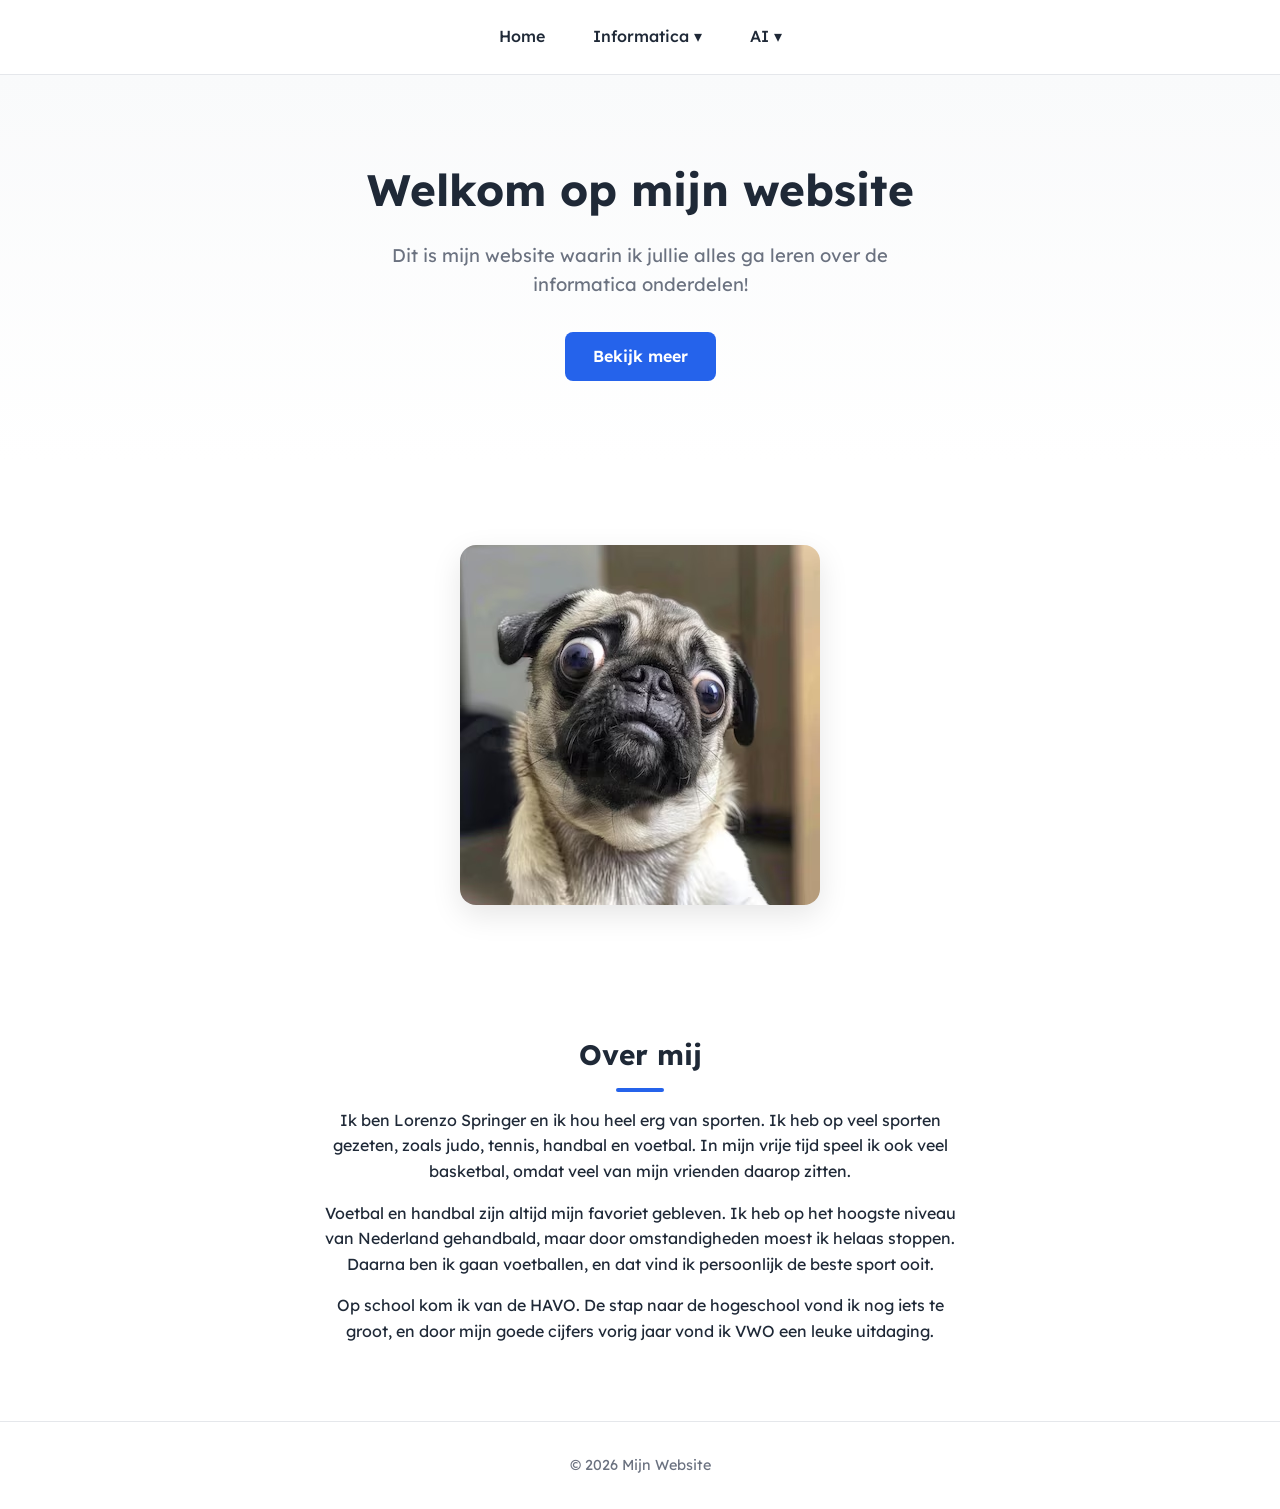
<file: index.html>
<!DOCTYPE html>
<html lang="nl">
<head>
  <meta charset="UTF-8">
  <title>Mijn eerste website</title>
  <link rel="preconnect" href="https://fonts.googleapis.com"> <!-- Verbindt vast met Google Fonts -->
  <link href="https://fonts.googleapis.com/css2?family=Lexend&display=swap" rel="stylesheet"> <!-- Laadt het lettertype Lexend -->
  <link rel="stylesheet" type="text/css" href="css/stijl.css"> <!-- Koppelt het stijlbestand met alle opmaak -->
</head>
<body>

  <nav> <!-- Navigatiemenu bovenaan, staat op elke pagina hetzelfde -->
    <ul>
      <li><a href="index.html">Home</a></li> <!-- Link naar homepage -->
      <li class="dropdown"> <!-- Dropdown-menu item: Informatica -->
        <button class="dropdown-btn" onclick="toggleDropdown('dropdownMenu')">Informatica ▾</button> <!-- Knop die het menu opent/sluit -->
        <div class="dropdown-content" id="dropdownMenu"> <!-- Verborgen menu dat verschijnt bij klikken -->
          <a href="kop1.html">Binaire Stelsel</a> <!-- Link naar Kop 1 (binaire code) -->
          <a href="kop2.html">Kleurenstelsel</a> <!-- Link naar Kop 2 -->
          <a href="kop3.html">Compressie</a> <!-- Link naar Kop 3 -->
        </div>
      </li>
      <li class="dropdown"> <!-- Dropdown-menu item: AI -->
        <button class="dropdown-btn" onclick="toggleDropdown('aiMenu')">AI ▾</button> <!-- Knop die het AI-menu opent/sluit -->
        <div class="dropdown-content" id="aiMenu"> <!-- Verborgen menu dat verschijnt bij klikken -->
          <a href="ai-gebruik.html">AI-gebruik</a> <!-- Link naar de pagina over AI-gebruik -->
          <a href="mobiel.html">Mobiel</a> <!-- Link naar de pagina over mobiel -->
          <a href="artikel.html">Artikel</a> <!-- Link naar de pagina met het artikel -->
        </div>
      </li>
    </ul>
  </nav>

  <section class="hero"> <!-- Grote introductiesectie bovenaan de homepage -->
    <h1>Welkom op mijn website</h1>
    <p>Dit is mijn website waarin ik jullie alles ga leren over de informatica onderdelen!</p>
    <a href="kop1.html" class="btn">Bekijk meer</a> <!-- Knop die naar de pagina over binaire code verwijst -->
  </section>

  <section class="content"> <!-- Inhoud-sectie met een afbeelding -->
    <img src="afbeeldingen/Mopshond.avif" alt="Mijn hond">
  </section>

  <section class="content"> <!-- Sectie met een stukje over mezelf -->
    <h2>Over mij</h2> <!-- Kopje van het onderdeel -->
    <p>Ik ben Lorenzo Springer en ik hou heel erg van sporten. Ik heb op veel sporten gezeten, zoals judo, tennis, handbal en voetbal. In mijn vrije tijd speel ik ook veel basketbal, omdat veel van mijn vrienden daarop zitten.</p> <!-- Introductie en sporten -->
    <p>Voetbal en handbal zijn altijd mijn favoriet gebleven. Ik heb op het hoogste niveau van Nederland gehandbald, maar door omstandigheden moest ik helaas stoppen. Daarna ben ik gaan voetballen, en dat vind ik persoonlijk de beste sport ooit.</p> <!-- Favoriete sporten en verhaal over handbal -->
    <p>Op school kom ik van de HAVO. De stap naar de hogeschool vond ik nog iets te groot, en door mijn goede cijfers vorig jaar vond ik VWO een leuke uitdaging.</p> <!-- Schoolopleiding -->
  </section>

  <footer> <!-- Footer onderaan de pagina -->
    <p>&copy; 2026 Mijn Website</p>
  </footer>

  <script> <!-- Regelt het openen/sluiten van de dropdownmenu's -->
    function toggleDropdown(id) {
      const menu = document.getElementById(id); // Zoekt het menu dat bij de aangeklikte knop hoort
      document.querySelectorAll(".dropdown-content").forEach(function(m) { // Loopt langs alle dropdownmenu's
        if (m !== menu) {
          m.classList.remove("show"); // Sluit alle andere menu's
        }
      });
      menu.classList.toggle("show"); // Wisselt het aangeklikte menu aan/uit
    }
    window.addEventListener("click", function(event) {
      if (!event.target.matches('.dropdown-btn')) { // Als er buiten een knop geklikt wordt
        document.querySelectorAll(".dropdown-content.show").forEach(function(m) { // Zoekt alle menu's die open staan
          m.classList.remove("show"); // Sluit alle open menu's
        });
      }
    });
  </script>

</body>
</html>
</file>
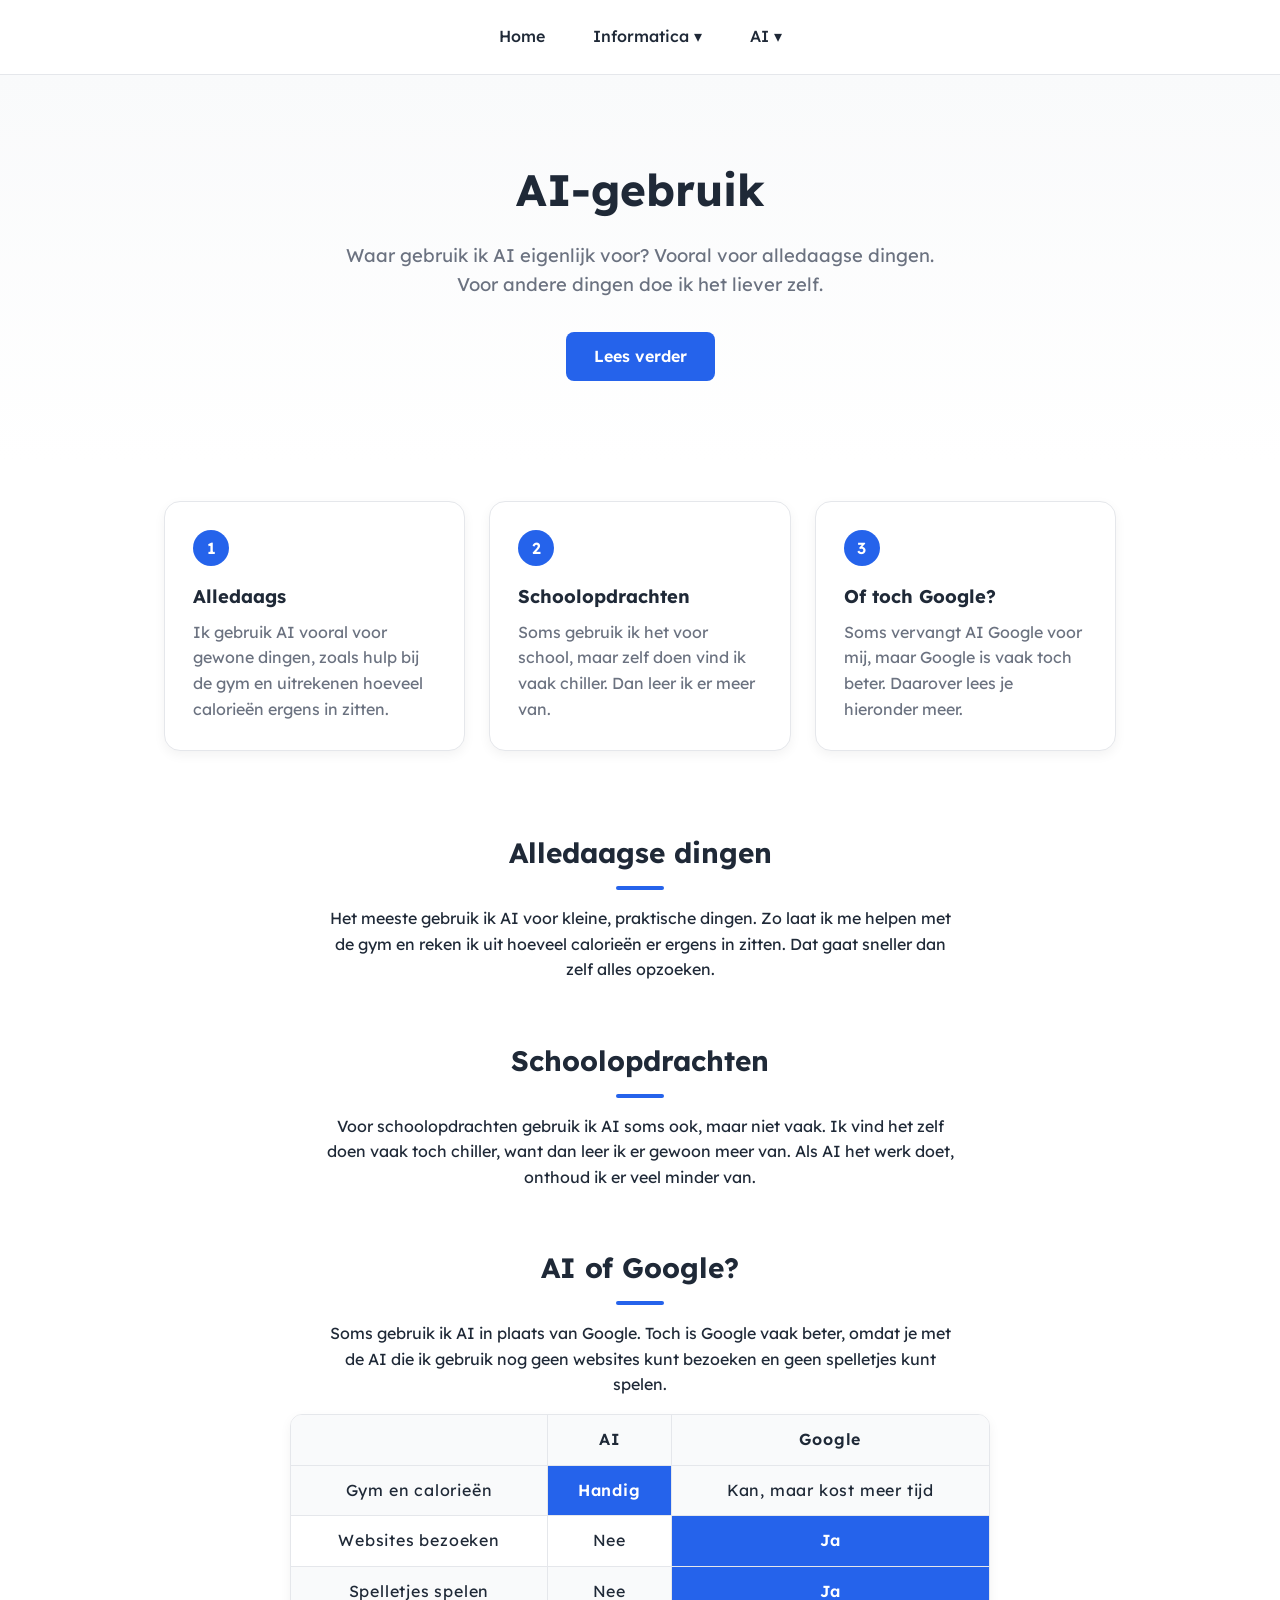
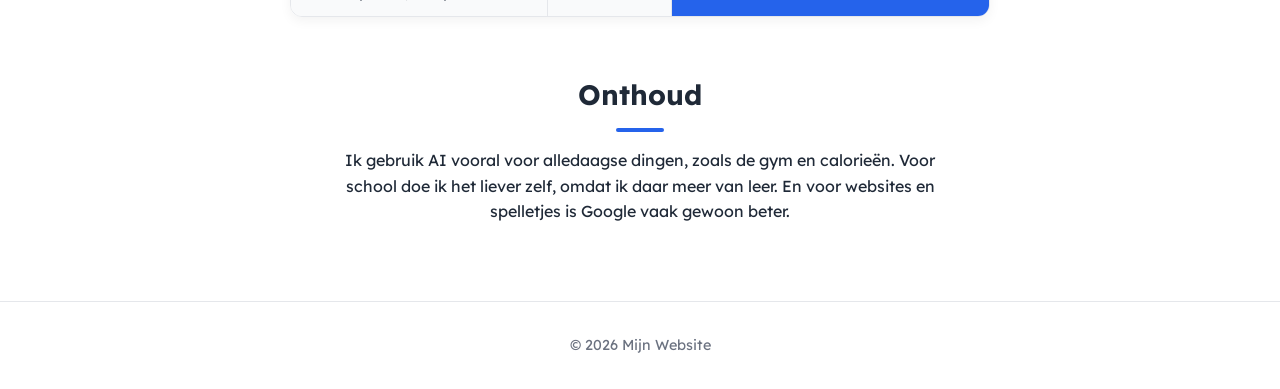
<file: AI-gebruik.html>
<!DOCTYPE html>
<html lang="nl">
<head>
  <meta charset="UTF-8">
  <title>AI-gebruik</title> <!-- Titel die op het tabblad komt te staan -->
  <link rel="preconnect" href="https://fonts.googleapis.com"> <!-- Verbindt vast met Google Fonts -->
  <link href="https://fonts.googleapis.com/css2?family=Lexend&display=swap" rel="stylesheet"> <!-- Laadt het lettertype Lexend -->
  <link rel="stylesheet" type="text/css" href="css/stijl.css"> <!-- Koppelt het stijlbestand met alle opmaak -->
</head>
<body>

  <nav> <!-- Navigatiemenu bovenaan, staat op elke pagina hetzelfde -->
    <ul>
      <li><a href="index.html">Home</a></li> <!-- Link naar homepage -->
      <li class="dropdown"> <!-- Dropdown-menu item: Informatica -->
        <button class="dropdown-btn" onclick="toggleDropdown('dropdownMenu')">Informatica ▾</button> <!-- Knop die het menu opent/sluit -->
        <div class="dropdown-content" id="dropdownMenu"> <!-- Verborgen menu dat verschijnt bij klikken -->
          <a href="kop1.html">Binaire stelsel</a> <!-- Link naar de pagina over binaire code -->
          <a href="kop2.html">Kleurenstelsel</a> <!-- Link naar de pagina over kleuren -->
          <a href="kop3.html">Compressie</a> <!-- Link naar de pagina over compressie -->
        </div>
      </li>
      <li class="dropdown"> <!-- Dropdown-menu item: AI -->
        <button class="dropdown-btn" onclick="toggleDropdown('aiMenu')">AI ▾</button> <!-- Knop die het AI-menu opent/sluit -->
        <div class="dropdown-content" id="aiMenu"> <!-- Verborgen menu dat verschijnt bij klikken -->
          <a href="ai-gebruik.html">AI-gebruik</a> <!-- Link naar de pagina over AI-gebruik -->
          <a href="mobiel.html">Mobiel</a> <!-- Link naar de pagina over mobiel -->
          <a href="artikel.html">Artikel</a> <!-- Link naar de pagina met het artikel -->
        </div>
      </li>
    </ul>
  </nav>

  <section class="hero"> <!-- Grote kopsectie bovenaan de pagina -->
    <h1>AI-gebruik</h1> <!-- Hoofdtitel van de pagina -->
    <p>Waar gebruik ik AI eigenlijk voor? Vooral voor alledaagse dingen. Voor andere dingen doe ik het liever zelf.</p> <!-- Korte introductie -->
    <a href="#uitleg" class="btn">Lees verder</a> <!-- Link die naar het onderdeel met id "uitleg" scrolt -->
  </section>

  <section class="kaarten" id="uitleg"> <!-- Rij met drie kaartjes, id zodat de knop hierheen kan scrollen -->
    <div class="kaart"> <!-- Kaartje 1 -->
      <h3>Alledaags</h3> <!-- Titel van het kaartje -->
      <p>Ik gebruik AI vooral voor gewone dingen, zoals hulp bij de gym en uitrekenen hoeveel calorieën ergens in zitten.</p> <!-- Uitleg over alledaags gebruik -->
    </div>
    <div class="kaart"> <!-- Kaartje 2 -->
      <h3>Schoolopdrachten</h3> <!-- Titel van het kaartje -->
      <p>Soms gebruik ik het voor school, maar zelf doen vind ik vaak chiller. Dan leer ik er meer van.</p> <!-- Uitleg over schoolopdrachten -->
    </div>
    <div class="kaart"> <!-- Kaartje 3 -->
      <h3>Of toch Google?</h3> <!-- Titel van het kaartje -->
      <p>Soms vervangt AI Google voor mij, maar Google is vaak toch beter. Daarover lees je hieronder meer.</p> <!-- Uitleg over AI versus Google -->
    </div>
  </section>

  <section class="content"> <!-- Sectie met de uitleg over mijn AI-gebruik -->
    <h2>Alledaagse dingen</h2> <!-- Kopje van het onderdeel -->
    <p>Het meeste gebruik ik AI voor kleine, praktische dingen. Zo laat ik me helpen met de gym en reken ik uit hoeveel calorieën er ergens in zitten. Dat gaat sneller dan zelf alles opzoeken.</p> <!-- Uitleg over gym en calorieën -->

    <h2>Schoolopdrachten</h2> <!-- Kopje van het volgende onderdeel -->
    <p>Voor schoolopdrachten gebruik ik AI soms ook, maar niet vaak. Ik vind het zelf doen vaak toch chiller, want dan leer ik er gewoon meer van. Als AI het werk doet, onthoud ik er veel minder van.</p> <!-- Uitleg over school en zelf doen -->

    <h2>AI of Google?</h2> <!-- Kopje van het volgende onderdeel -->
    <p>Soms gebruik ik AI in plaats van Google. Toch is Google vaak beter, omdat je met de AI die ik gebruik nog geen websites kunt bezoeken en geen spelletjes kunt spelen.</p> <!-- Uitleg over AI versus Google -->

    <div class="tabel-wrap"> <!-- Zorgt dat de tabel op een kleine telefoon kan scrollen -->
      <table class="tabel"> <!-- Tabel waarin AI en Google vergeleken worden -->
        <tr><th></th><th>AI</th><th>Google</th></tr> <!-- Kopjes van de kolommen -->
        <tr><td>Gym en calorieën</td><td class="aan">Handig</td><td>Kan, maar kost meer tijd</td></tr> <!-- Verschil 1 -->
        <tr><td>Websites bezoeken</td><td>Nee</td><td class="aan">Ja</td></tr> <!-- Verschil 2 -->
        <tr><td>Spelletjes spelen</td><td>Nee</td><td class="aan">Ja</td></tr> <!-- Verschil 3 -->
      </table>
    </div>

    <h2>Onthoud</h2> <!-- Kopje van de samenvatting -->
    <p>Ik gebruik AI vooral voor alledaagse dingen, zoals de gym en calorieën. Voor school doe ik het liever zelf, omdat ik daar meer van leer. En voor websites en spelletjes is Google vaak gewoon beter.</p> <!-- Samenvatting -->
  </section>

  <footer> <!-- Footer onderaan de pagina -->
    <p>&copy; 2026 Mijn Website</p>
  </footer>

  <script> <!-- Regelt het openen/sluiten van de dropdownmenu's -->
    function toggleDropdown(id) {
      const menu = document.getElementById(id); // Zoekt het menu dat bij de aangeklikte knop hoort
      document.querySelectorAll(".dropdown-content").forEach(function(m) { // Loopt langs alle dropdownmenu's
        if (m !== menu) {
          m.classList.remove("show"); // Sluit alle andere menu's
        }
      });
      menu.classList.toggle("show"); // Wisselt het aangeklikte menu aan/uit
    }
    window.addEventListener("click", function(event) {
      if (!event.target.matches('.dropdown-btn')) { // Als er buiten een knop geklikt wordt
        document.querySelectorAll(".dropdown-content.show").forEach(function(m) { // Zoekt alle menu's die open staan
          m.classList.remove("show"); // Sluit alle open menu's
        });
      }
    });
  </script>

</body>
</html>
</file>
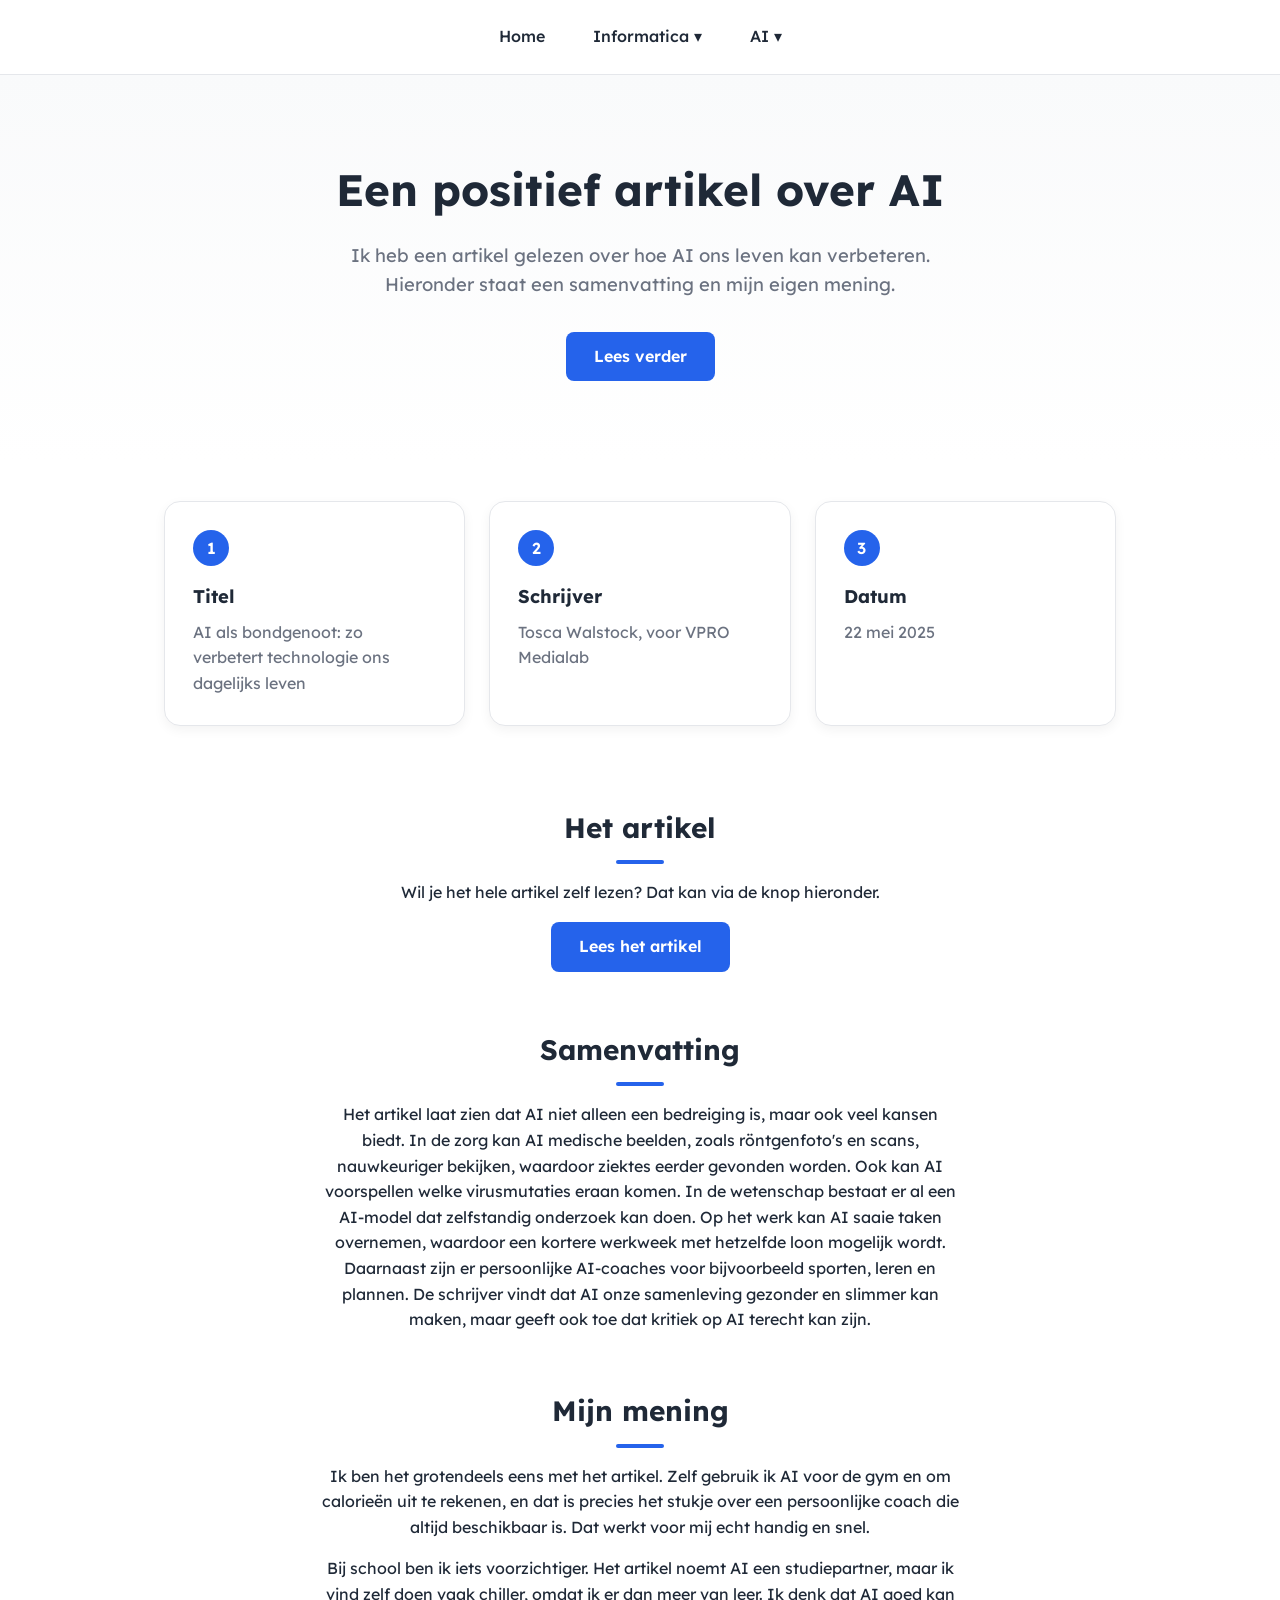
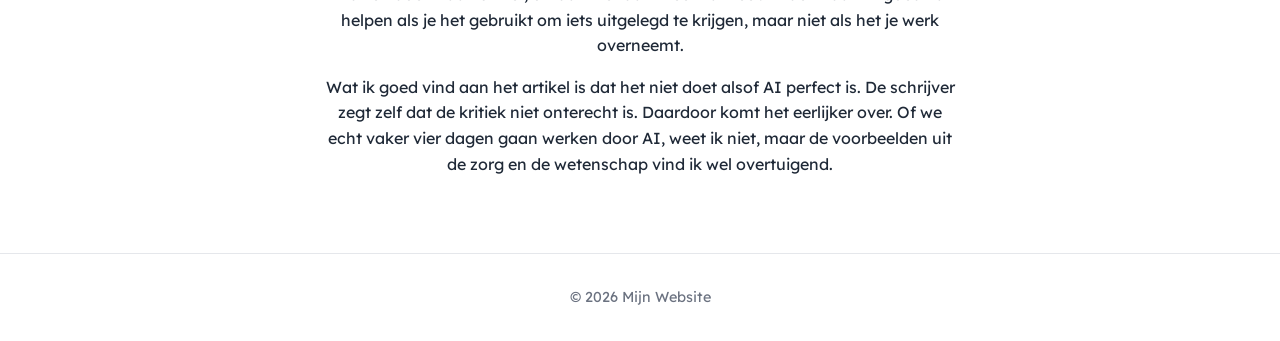
<file: artikel.html>
<!DOCTYPE html>
<html lang="nl">
<head>
  <meta charset="UTF-8">
  <title>Artikel over AI</title> <!-- Titel die op het tabblad komt te staan -->
  <link rel="preconnect" href="https://fonts.googleapis.com"> <!-- Verbindt vast met Google Fonts -->
  <link href="https://fonts.googleapis.com/css2?family=Lexend&display=swap" rel="stylesheet"> <!-- Laadt het lettertype Lexend -->
  <link rel="stylesheet" type="text/css" href="css/stijl.css"> <!-- Koppelt het stijlbestand met alle opmaak -->
</head>
<body>

  <nav> <!-- Navigatiemenu bovenaan, staat op elke pagina hetzelfde -->
    <ul>
      <li><a href="index.html">Home</a></li> <!-- Link naar homepage -->
      <li class="dropdown"> <!-- Dropdown-menu item: Informatica -->
        <button class="dropdown-btn" onclick="toggleDropdown('dropdownMenu')">Informatica ▾</button> <!-- Knop die het menu opent/sluit -->
        <div class="dropdown-content" id="dropdownMenu"> <!-- Verborgen menu dat verschijnt bij klikken -->
          <a href="kop1.html">Binaire stelsel</a> <!-- Link naar de pagina over binaire code -->
          <a href="kop2.html">Kleurenstelsel</a> <!-- Link naar de pagina over kleuren -->
          <a href="kop3.html">Compressie</a> <!-- Link naar de pagina over compressie -->
        </div>
      </li>
      <li class="dropdown"> <!-- Dropdown-menu item: AI -->
        <button class="dropdown-btn" onclick="toggleDropdown('aiMenu')">AI ▾</button> <!-- Knop die het AI-menu opent/sluit -->
        <div class="dropdown-content" id="aiMenu"> <!-- Verborgen menu dat verschijnt bij klikken -->
          <a href="ai-gebruik.html">AI-gebruik</a> <!-- Link naar de pagina over AI-gebruik -->
          <a href="mobiel.html">Mobiel</a> <!-- Link naar de pagina over mobiel -->
          <a href="artikel.html">Artikel</a> <!-- Link naar de pagina met het artikel -->
        </div>
      </li>
    </ul>
  </nav>

  <section class="hero"> <!-- Grote kopsectie bovenaan de pagina -->
    <h1>Een positief artikel over AI</h1> <!-- Hoofdtitel van de pagina -->
    <p>Ik heb een artikel gelezen over hoe AI ons leven kan verbeteren. Hieronder staat een samenvatting en mijn eigen mening.</p> <!-- Korte introductie -->
    <a href="#uitleg" class="btn">Lees verder</a> <!-- Link die naar het onderdeel met id "uitleg" scrolt -->
  </section>

  <section class="kaarten" id="uitleg"> <!-- Rij met drie kaartjes, id zodat de knop hierheen kan scrollen -->
    <div class="kaart"> <!-- Kaartje 1 -->
      <h3>Titel</h3> <!-- Titel van het kaartje -->
      <p>AI als bondgenoot: zo verbetert technologie ons dagelijks leven</p> <!-- De titel van het artikel -->
    </div>
    <div class="kaart"> <!-- Kaartje 2 -->
      <h3>Schrijver</h3> <!-- Titel van het kaartje -->
      <p>Tosca Walstock, voor VPRO Medialab</p> <!-- De schrijver en de website -->
    </div>
    <div class="kaart"> <!-- Kaartje 3 -->
      <h3>Datum</h3> <!-- Titel van het kaartje -->
      <p>22 mei 2025</p> <!-- Datum waarop het artikel verscheen -->
    </div>
  </section>

  <section class="content"> <!-- Sectie met de link, de samenvatting en de mening -->
    <h2>Het artikel</h2> <!-- Kopje van het onderdeel -->
    <p>Wil je het hele artikel zelf lezen? Dat kan via de knop hieronder.</p> <!-- Uitleg bij de link -->
    <a href="https://www.vpro.nl/vpro-medialab/artikelen/ai-als-bondgenoot-zo-verbetert-technologie-ons-dagelijks-leven" class="btn" target="_blank" rel="noopener">Lees het artikel</a> <!-- Link naar het artikel, opent in een nieuw tabblad -->

    <h2>Samenvatting</h2> <!-- Kopje van de samenvatting -->
    <p>Het artikel laat zien dat AI niet alleen een bedreiging is, maar ook veel kansen biedt. In de zorg kan AI medische beelden, zoals röntgenfoto's en scans, nauwkeuriger bekijken, waardoor ziektes eerder gevonden worden. Ook kan AI voorspellen welke virusmutaties eraan komen. In de wetenschap bestaat er al een AI-model dat zelfstandig onderzoek kan doen. Op het werk kan AI saaie taken overnemen, waardoor een kortere werkweek met hetzelfde loon mogelijk wordt. Daarnaast zijn er persoonlijke AI-coaches voor bijvoorbeeld sporten, leren en plannen. De schrijver vindt dat AI onze samenleving gezonder en slimmer kan maken, maar geeft ook toe dat kritiek op AI terecht kan zijn.</p> <!-- Korte samenvatting in eigen woorden -->

    <h2>Mijn mening</h2> <!-- Kopje van de mening -->
    <p>Ik ben het grotendeels eens met het artikel. Zelf gebruik ik AI voor de gym en om calorieën uit te rekenen, en dat is precies het stukje over een persoonlijke coach die altijd beschikbaar is. Dat werkt voor mij echt handig en snel.</p> <!-- Mening deel 1: eens met het artikel -->
    <p>Bij school ben ik iets voorzichtiger. Het artikel noemt AI een studiepartner, maar ik vind zelf doen vaak chiller, omdat ik er dan meer van leer. Ik denk dat AI goed kan helpen als je het gebruikt om iets uitgelegd te krijgen, maar niet als het je werk overneemt.</p> <!-- Mening deel 2: voorzichtig bij school -->
    <p>Wat ik goed vind aan het artikel is dat het niet doet alsof AI perfect is. De schrijver zegt zelf dat de kritiek niet onterecht is. Daardoor komt het eerlijker over. Of we echt vaker vier dagen gaan werken door AI, weet ik niet, maar de voorbeelden uit de zorg en de wetenschap vind ik wel overtuigend.</p> <!-- Mening deel 3: eerlijk artikel en twijfel -->
  </section>

  <footer> <!-- Footer onderaan de pagina -->
    <p>&copy; 2026 Mijn Website</p>
  </footer>

  <script> <!-- Regelt het openen/sluiten van de dropdownmenu's -->
    function toggleDropdown(id) {
      const menu = document.getElementById(id); // Zoekt het menu dat bij de aangeklikte knop hoort
      document.querySelectorAll(".dropdown-content").forEach(function(m) { // Loopt langs alle dropdownmenu's
        if (m !== menu) {
          m.classList.remove("show"); // Sluit alle andere menu's
        }
      });
      menu.classList.toggle("show"); // Wisselt het aangeklikte menu aan/uit
    }
    window.addEventListener("click", function(event) {
      if (!event.target.matches('.dropdown-btn')) { // Als er buiten een knop geklikt wordt
        document.querySelectorAll(".dropdown-content.show").forEach(function(m) { // Zoekt alle menu's die open staan
          m.classList.remove("show"); // Sluit alle open menu's
        });
      }
    });
  </script>

</body>
</html>
</file>
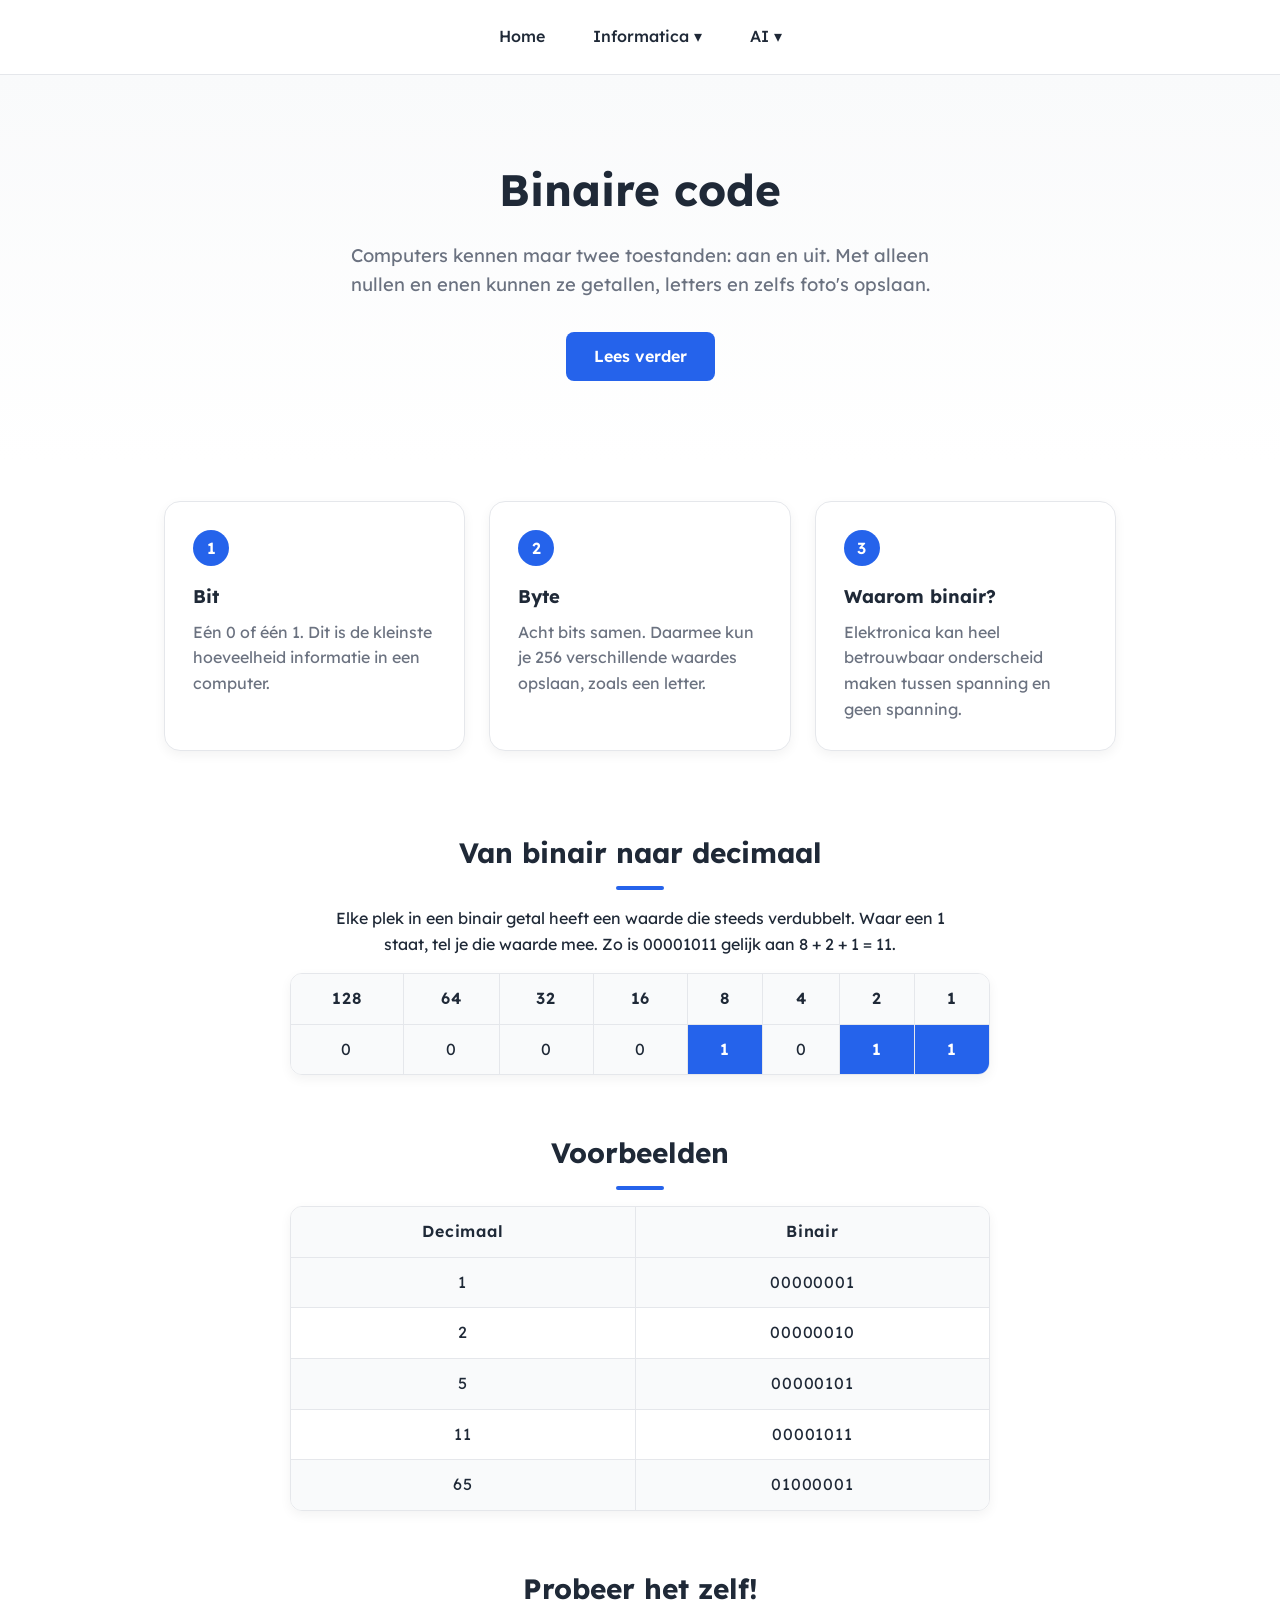
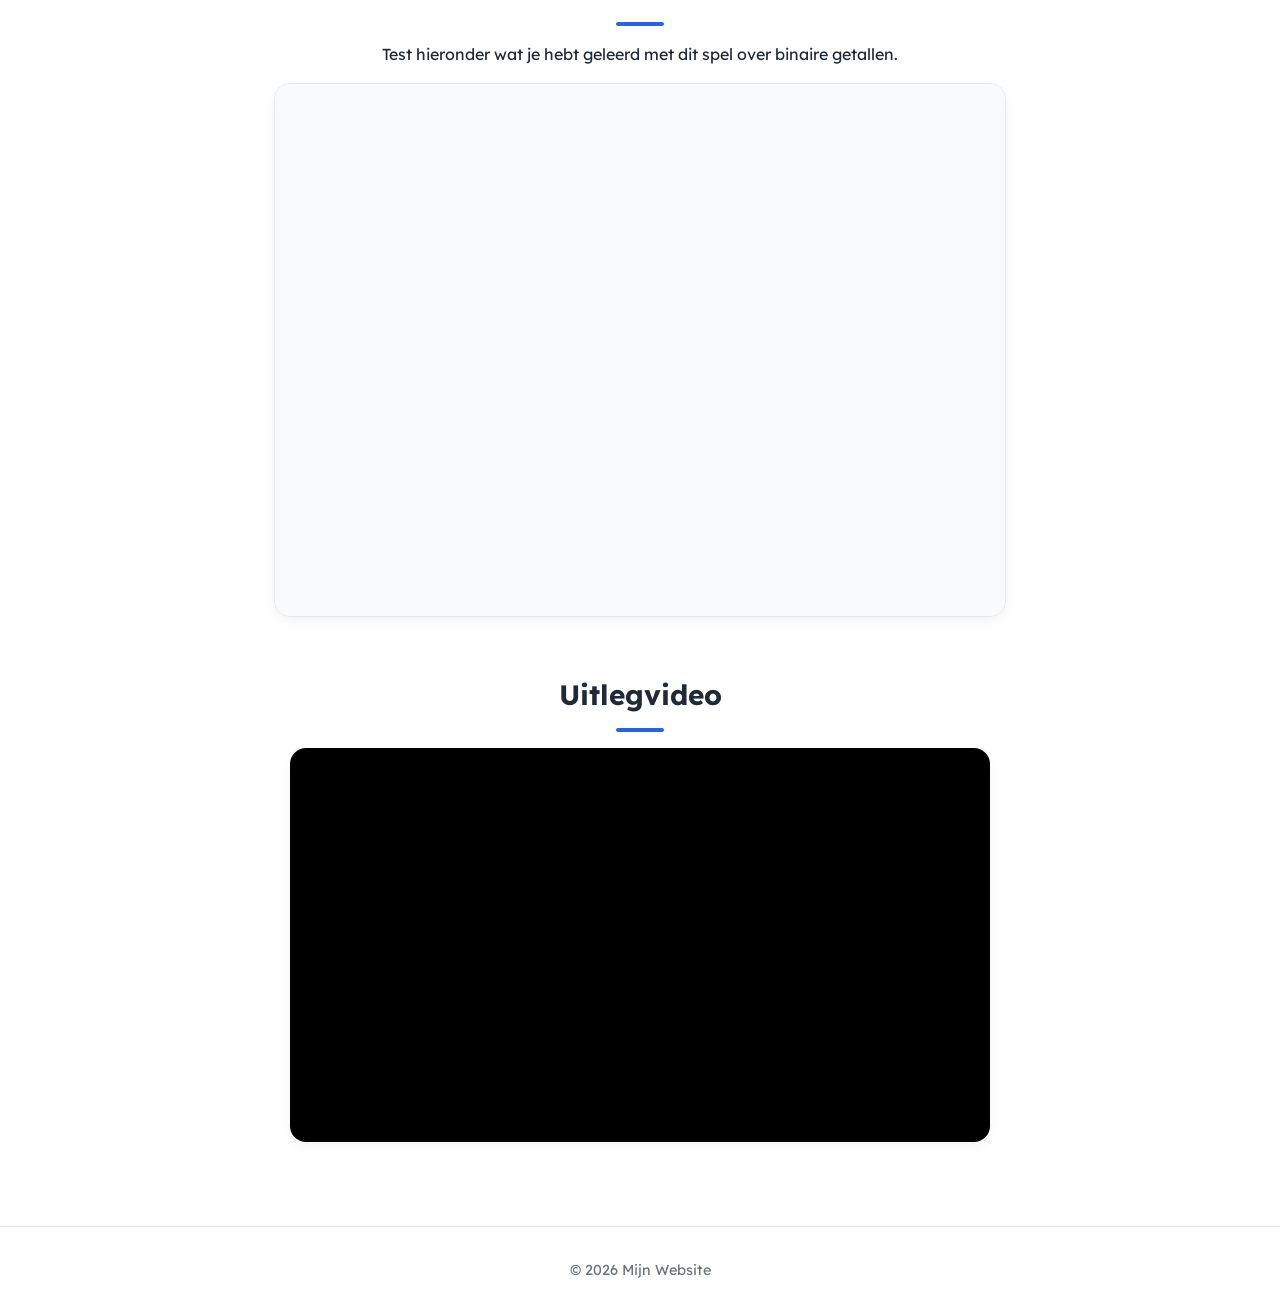
<file: kop1.html>
<!DOCTYPE html>
<html lang="nl">
<head>
  <meta charset="UTF-8">
  <title>Binaire Stelsel</title> <!-- Titel die op het tabblad komt te staan -->
  <link rel="preconnect" href="https://fonts.googleapis.com"> <!-- Verbindt vast met Google Fonts -->
  <link href="https://fonts.googleapis.com/css2?family=Lexend&display=swap" rel="stylesheet"> <!-- Laadt het lettertype Lexend -->
  <link rel="stylesheet" type="text/css" href="css/stijl.css"> <!-- Koppelt het stijlbestand met alle opmaak -->
</head>
<body>

  <nav> <!-- Navigatiemenu bovenaan, staat op elke pagina hetzelfde -->
    <ul>
      <li><a href="index.html">Home</a></li> <!-- Link naar homepage -->
      <li class="dropdown"> <!-- Dropdown-menu item: Informatica -->
        <button class="dropdown-btn" onclick="toggleDropdown('dropdownMenu')">Informatica ▾</button> <!-- Knop die het menu opent/sluit -->
        <div class="dropdown-content" id="dropdownMenu"> <!-- Verborgen menu dat verschijnt bij klikken -->
          <a href="kop1.html">Binaire stelsel</a> <!-- Link naar Kop 1 (binaire code) -->
          <a href="kop2.html">Kleurenstelsel</a> <!-- Link naar Kop 2 -->
          <a href="kop3.html">Compressie</a> <!-- Link naar Kop 3 -->
        </div>
      </li>
      <li class="dropdown"> <!-- Dropdown-menu item: AI -->
        <button class="dropdown-btn" onclick="toggleDropdown('aiMenu')">AI ▾</button> <!-- Knop die het AI-menu opent/sluit -->
        <div class="dropdown-content" id="aiMenu"> <!-- Verborgen menu dat verschijnt bij klikken -->
          <a href="ai-gebruik.html">AI-gebruik</a> <!-- Link naar de pagina over AI-gebruik -->
          <a href="mobiel.html">Mobiel</a> <!-- Link naar de pagina over mobiel -->
          <a href="artikel.html">Artikel</a> <!-- Link naar de pagina met het artikel -->
        </div>
      </li>
    </ul>
  </nav>

  <section class="hero"> <!-- Grote kopsectie bovenaan de pagina -->
    <h1>Binaire code</h1> <!-- Hoofdtitel van de pagina -->
    <p>Computers kennen maar twee toestanden: aan en uit. Met alleen nullen en enen kunnen ze getallen, letters en zelfs foto's opslaan.</p> <!-- Korte introductie -->
    <a href="#uitleg" class="btn">Lees verder</a> <!-- Link die naar het kopje met id "uitleg" scrolt -->
  </section>

  <section class="kaarten" id="uitleg"> <!-- Rij met drie kaartjes, id zodat de knop hierheen kan scrollen -->
    <div class="kaart"> <!-- Kaartje 1 -->
      <h3>Bit</h3> <!-- Titel van het kaartje -->
      <p>Eén 0 of één 1. Dit is de kleinste hoeveelheid informatie in een computer.</p> <!-- Uitleg over een bit -->
    </div>
    <div class="kaart"> <!-- Kaartje 2 -->
      <h3>Byte</h3> <!-- Titel van het kaartje -->
      <p>Acht bits samen. Daarmee kun je 256 verschillende waardes opslaan, zoals een letter.</p> <!-- Uitleg over een byte -->
    </div>
    <div class="kaart"> <!-- Kaartje 3 -->
      <h3>Waarom binair?</h3> <!-- Titel van het kaartje -->
      <p>Elektronica kan heel betrouwbaar onderscheid maken tussen spanning en geen spanning.</p> <!-- Uitleg waarom binair gebruikt wordt -->
    </div>
  </section>

  <section class="content"> <!-- Sectie met de uitleg over omrekenen -->
    <h2>Van binair naar decimaal</h2> <!-- Kopje van het onderdeel -->
    <p>Elke plek in een binair getal heeft een waarde die steeds verdubbelt. Waar een 1 staat, tel je die waarde mee. Zo is 00001011 gelijk aan 8 + 2 + 1 = 11.</p> <!-- Uitleg van het omrekenen -->

    <div class="tabel-wrap"> <!-- Zorgt dat de tabel op een kleine telefoon kan scrollen -->
      <table class="tabel"> <!-- Tabel met de plaatswaardes -->
        <tr> <!-- Eerste rij: de waarde van elke plek -->
          <th>128</th><th>64</th><th>32</th><th>16</th><th>8</th><th>4</th><th>2</th><th>1</th>
        </tr>
        <tr> <!-- Tweede rij: de bits van het getal 11 -->
          <td>0</td><td>0</td><td>0</td><td>0</td>
          <td class="aan">1</td> <!-- Class "aan" kleurt de enen blauw -->
          <td>0</td>
          <td class="aan">1</td>
          <td class="aan">1</td>
        </tr>
      </table>
    </div>

    <h2>Voorbeelden</h2> <!-- Kopje van het volgende onderdeel -->
    <div class="tabel-wrap"> <!-- Zorgt dat de tabel op een kleine telefoon kan scrollen -->
      <table class="tabel"> <!-- Tabel met voorbeelden van getallen -->
        <tr><th>Decimaal</th><th>Binair</th></tr> <!-- Kopjes van de kolommen -->
        <tr><td>1</td><td>00000001</td></tr> <!-- Voorbeeld 1 -->
        <tr><td>2</td><td>00000010</td></tr> <!-- Voorbeeld 2 -->
        <tr><td>5</td><td>00000101</td></tr> <!-- Voorbeeld 5 -->
        <tr><td>11</td><td>00001011</td></tr> <!-- Voorbeeld 11 -->
        <tr><td>65</td><td>01000001</td></tr> <!-- Voorbeeld 65, dit is ook de letter A -->
      </table>
    </div>

    <h2>Probeer het zelf!</h2> <!-- Kopje boven de game -->
    <p>Test hieronder wat je hebt geleerd met dit spel over binaire getallen.</p> <!-- Korte uitleg bij de game -->
    <div class="game-wrap"> <!-- Houder zodat de game netjes in het midden past -->
      <iframe src="https://games.penjee.com/binary-bonanza/game.php" width="700" height="500" frameborder="no" scrolling="no"></iframe> <!-- Laadt de game van Penjee in een eigen venster op mijn pagina -->
    </div>

    <h2>Uitlegvideo</h2> <!-- Kopje boven de video -->
    <div class="video-wrap"> <!-- Houder zodat de video netjes meeschaalt -->
      <iframe src="https://www.youtube.com/embed/Ieq8AR8krrA" title="Uitlegvideo binaire code" allow="accelerometer; autoplay; clipboard-write; encrypted-media; gyroscope; picture-in-picture" allowfullscreen></iframe> <!-- Laadt de YouTube-video op mijn pagina -->
    </div>
  </section>

  <footer> <!-- Footer onderaan de pagina -->
    <p>&copy; 2026 Mijn Website</p>
  </footer>

  <script> <!-- Regelt het openen/sluiten van de dropdownmenu's -->
    function toggleDropdown(id) {
      const menu = document.getElementById(id); // Zoekt het menu dat bij de aangeklikte knop hoort
      document.querySelectorAll(".dropdown-content").forEach(function(m) {
        if (m !== menu) {
          m.classList.remove("show"); // Sluit alle andere menu's
        }
      });
      menu.classList.toggle("show"); // Wisselt het aangeklikte menu aan/uit
    }
    window.addEventListener("click", function(event) {
      if (!event.target.matches('.dropdown-btn')) { // Als er buiten een knop geklikt wordt
        document.querySelectorAll(".dropdown-content.show").forEach(function(m) {
          m.classList.remove("show"); // Sluit alle open menu's
        });
      }
    });
  </script>

</body>
</html>
</file>
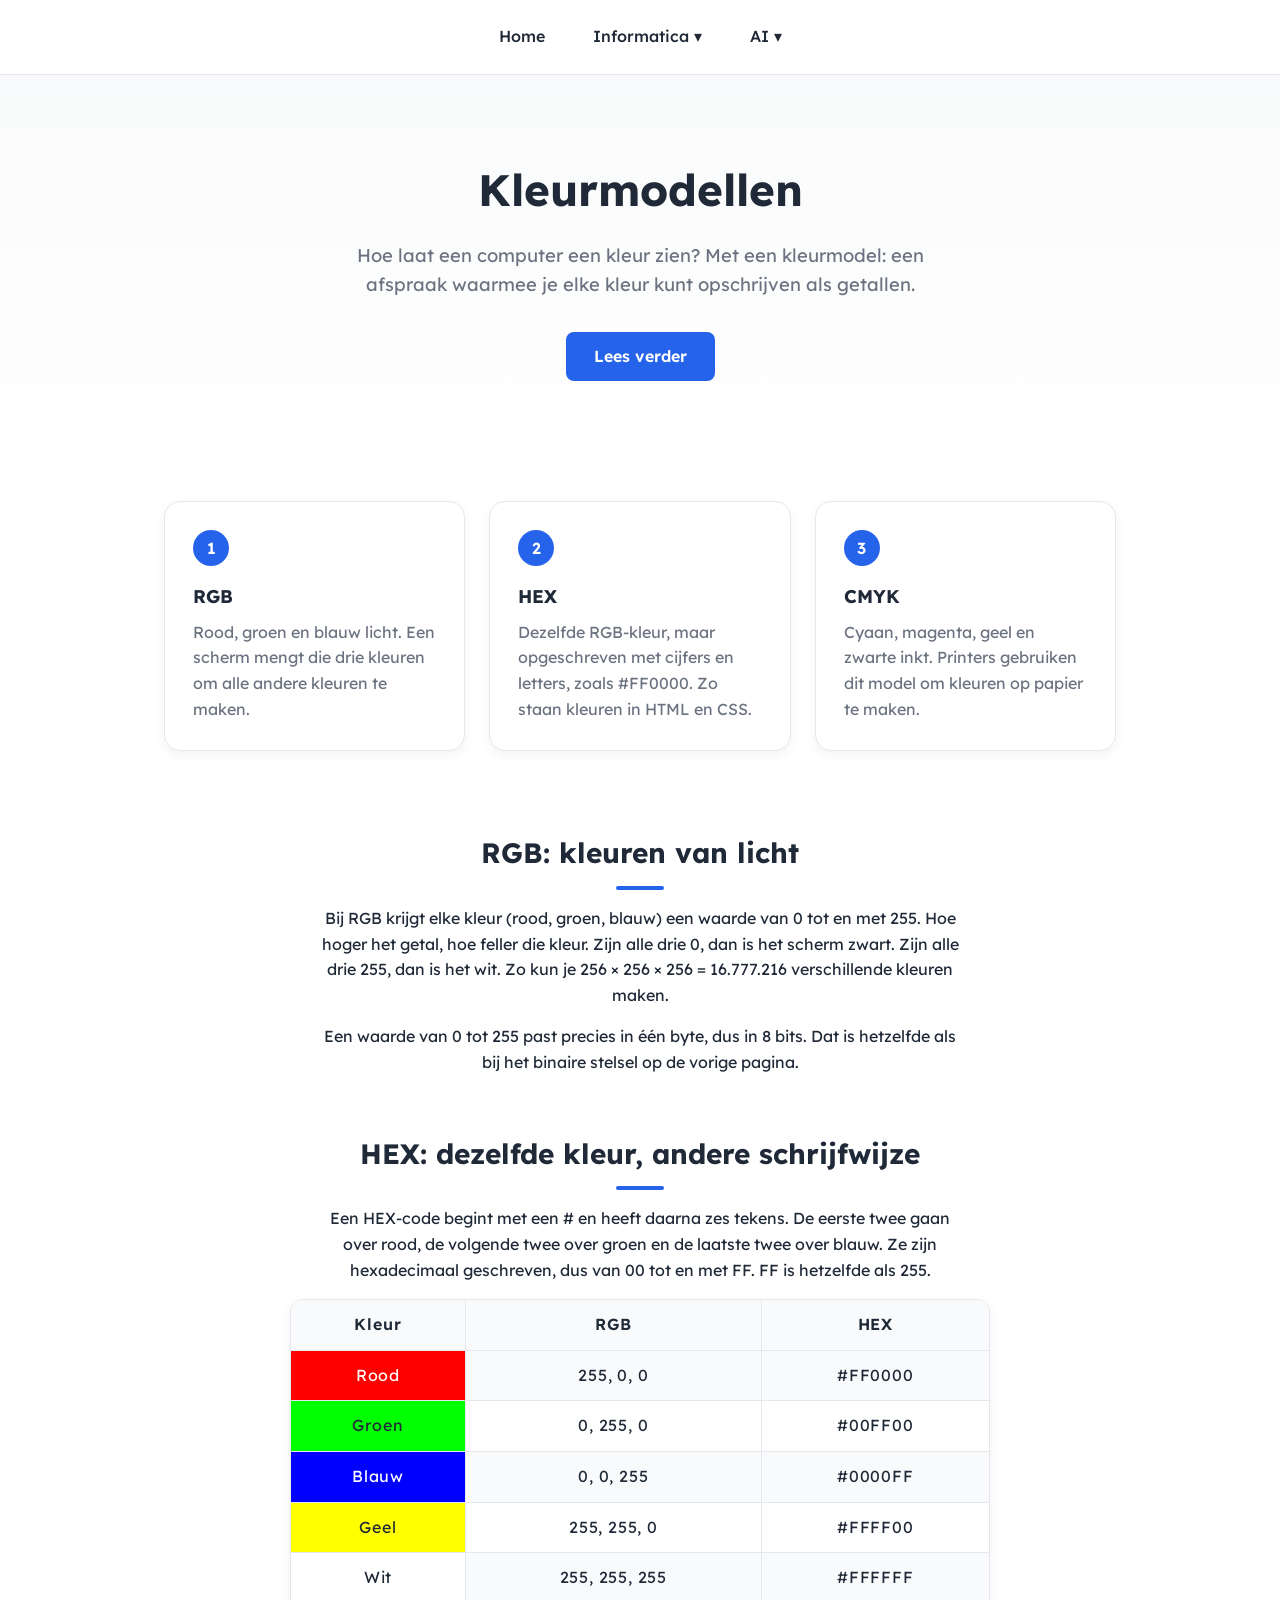
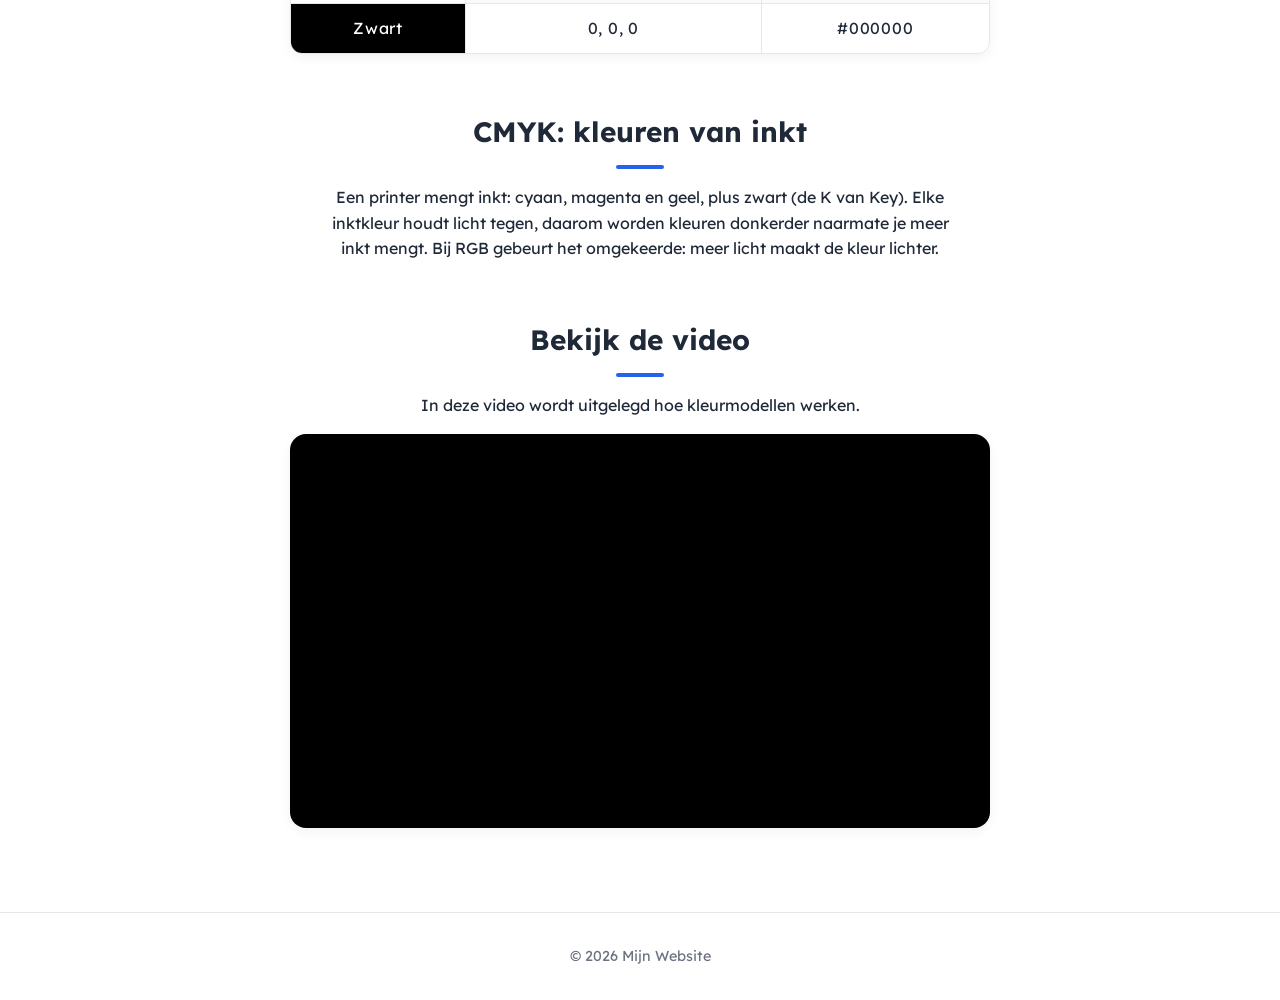
<file: kop2.html>
<!DOCTYPE html>
<html lang="nl">
<head>
  <meta charset="UTF-8">
  <title>Kleurmodellen</title> <!-- Titel die op het tabblad komt te staan -->
  <link rel="preconnect" href="https://fonts.googleapis.com"> <!-- Verbindt vast met Google Fonts -->
  <link href="https://fonts.googleapis.com/css2?family=Lexend&display=swap" rel="stylesheet"> <!-- Laadt het lettertype Lexend -->
  <link rel="stylesheet" type="text/css" href="css/stijl.css"> <!-- Koppelt het stijlbestand met alle opmaak -->
</head>
<body>

  <nav> <!-- Navigatiemenu bovenaan, staat op elke pagina hetzelfde -->
    <ul>
      <li><a href="index.html">Home</a></li> <!-- Link naar homepage -->
      <li class="dropdown"> <!-- Dropdown-menu item: Informatica -->
        <button class="dropdown-btn" onclick="toggleDropdown('dropdownMenu')">Informatica ▾</button> <!-- Knop die het menu opent/sluit -->
        <div class="dropdown-content" id="dropdownMenu"> <!-- Verborgen menu dat verschijnt bij klikken -->
          <a href="kop1.html">Binaire stelsel</a> <!-- Link naar de pagina over binaire code -->
          <a href="kop2.html">Kleurmodellen</a> <!-- Link naar de pagina over kleurmodellen -->
          <a href="kop3.html">Compressie</a> <!-- Link naar Kop 3 -->
        </div>
      </li>
      <li class="dropdown"> <!-- Dropdown-menu item: AI -->
        <button class="dropdown-btn" onclick="toggleDropdown('aiMenu')">AI ▾</button> <!-- Knop die het AI-menu opent/sluit -->
        <div class="dropdown-content" id="aiMenu"> <!-- Verborgen menu dat verschijnt bij klikken -->
          <a href="ai-gebruik.html">AI-gebruik</a> <!-- Link naar de pagina over AI-gebruik -->
          <a href="mobiel.html">Mobiel</a> <!-- Link naar de pagina over mobiel -->
          <a href="artikel.html">Artikel</a> <!-- Link naar de pagina met het artikel -->
        </div>
      </li>
    </ul>
  </nav>

  <section class="hero"> <!-- Grote kopsectie bovenaan de pagina -->
    <h1>Kleurmodellen</h1> <!-- Hoofdtitel van de pagina -->
    <p>Hoe laat een computer een kleur zien? Met een kleurmodel: een afspraak waarmee je elke kleur kunt opschrijven als getallen.</p> <!-- Korte introductie -->
    <a href="#uitleg" class="btn">Lees verder</a> <!-- Link die naar het onderdeel met id "uitleg" scrolt -->
  </section>

  <section class="kaarten" id="uitleg"> <!-- Rij met drie kaartjes, id zodat de knop hierheen kan scrollen -->
    <div class="kaart"> <!-- Kaartje 1 -->
      <h3>RGB</h3> <!-- Titel van het kaartje -->
      <p>Rood, groen en blauw licht. Een scherm mengt die drie kleuren om alle andere kleuren te maken.</p> <!-- Uitleg over RGB -->
    </div>
    <div class="kaart"> <!-- Kaartje 2 -->
      <h3>HEX</h3> <!-- Titel van het kaartje -->
      <p>Dezelfde RGB-kleur, maar opgeschreven met cijfers en letters, zoals #FF0000. Zo staan kleuren in HTML en CSS.</p> <!-- Uitleg over HEX -->
    </div>
    <div class="kaart"> <!-- Kaartje 3 -->
      <h3>CMYK</h3> <!-- Titel van het kaartje -->
      <p>Cyaan, magenta, geel en zwarte inkt. Printers gebruiken dit model om kleuren op papier te maken.</p> <!-- Uitleg over CMYK -->
    </div>
  </section>

  <section class="content"> <!-- Sectie met de uitleg over de kleurmodellen -->
    <h2>RGB: kleuren van licht</h2> <!-- Kopje van het onderdeel -->
    <p>Bij RGB krijgt elke kleur (rood, groen, blauw) een waarde van 0 tot en met 255. Hoe hoger het getal, hoe feller die kleur. Zijn alle drie 0, dan is het scherm zwart. Zijn alle drie 255, dan is het wit. Zo kun je 256 × 256 × 256 = 16.777.216 verschillende kleuren maken.</p> <!-- Uitleg over RGB en het aantal kleuren -->
    <p>Een waarde van 0 tot 255 past precies in één byte, dus in 8 bits. Dat is hetzelfde als bij het binaire stelsel op de vorige pagina.</p> <!-- Koppeling met de pagina over binaire code -->

    <h2>HEX: dezelfde kleur, andere schrijfwijze</h2> <!-- Kopje van het volgende onderdeel -->
    <p>Een HEX-code begint met een # en heeft daarna zes tekens. De eerste twee gaan over rood, de volgende twee over groen en de laatste twee over blauw. Ze zijn hexadecimaal geschreven, dus van 00 tot en met FF. FF is hetzelfde als 255.</p> <!-- Uitleg over HEX -->

    <div class="tabel-wrap"> <!-- Zorgt dat de tabel op een kleine telefoon kan scrollen -->
      <table class="tabel"> <!-- Tabel met voorbeelden van kleuren -->
        <tr><th>Kleur</th><th>RGB</th><th>HEX</th></tr> <!-- Kopjes van de kolommen -->
        <tr><td style="background-color:#FF0000; color:white;">Rood</td><td>255, 0, 0</td><td>#FF0000</td></tr> <!-- Rood, het vakje krijgt zelf de kleur -->
        <tr><td style="background-color:#00FF00;">Groen</td><td>0, 255, 0</td><td>#00FF00</td></tr> <!-- Groen -->
        <tr><td style="background-color:#0000FF; color:white;">Blauw</td><td>0, 0, 255</td><td>#0000FF</td></tr> <!-- Blauw -->
        <tr><td style="background-color:#FFFF00;">Geel</td><td>255, 255, 0</td><td>#FFFF00</td></tr> <!-- Geel is rood plus groen -->
        <tr><td style="background-color:#FFFFFF;">Wit</td><td>255, 255, 255</td><td>#FFFFFF</td></tr> <!-- Wit is alles op volle sterkte -->
        <tr><td style="background-color:#000000; color:white;">Zwart</td><td>0, 0, 0</td><td>#000000</td></tr> <!-- Zwart is alles uit -->
      </table>
    </div>

    <h2>CMYK: kleuren van inkt</h2> <!-- Kopje van het volgende onderdeel -->
    <p>Een printer mengt inkt: cyaan, magenta en geel, plus zwart (de K van Key). Elke inktkleur houdt licht tegen, daarom worden kleuren donkerder naarmate je meer inkt mengt. Bij RGB gebeurt het omgekeerde: meer licht maakt de kleur lichter.</p> <!-- Uitleg over CMYK -->

    <h2>Bekijk de video</h2> <!-- Kopje boven de video -->
    <p>In deze video wordt uitgelegd hoe kleurmodellen werken.</p> <!-- Korte uitleg bij de video -->
    <div class="video-wrap"> <!-- Houder die de video netjes in het midden zet en schaalt met de schermbreedte -->
      <iframe src="https://www.youtube.com/embed/cKaRxd6tdHY" title="Video over kleurmodellen" allowfullscreen></iframe> <!-- Laadt de YouTube-video op mijn pagina, met thumbnail en afspeelknop -->
    </div>
  </section>

  <footer> <!-- Footer onderaan de pagina -->
    <p>&copy; 2026 Mijn Website</p>
  </footer>

  <script> <!-- Regelt het openen/sluiten van de dropdownmenu's -->
    function toggleDropdown(id) {
      const menu = document.getElementById(id); // Zoekt het menu dat bij de aangeklikte knop hoort
      document.querySelectorAll(".dropdown-content").forEach(function(m) { // Loopt langs alle dropdownmenu's
        if (m !== menu) {
          m.classList.remove("show"); // Sluit alle andere menu's
        }
      });
      menu.classList.toggle("show"); // Wisselt het aangeklikte menu aan/uit
    }
    window.addEventListener("click", function(event) {
      if (!event.target.matches('.dropdown-btn')) { // Als er buiten een knop geklikt wordt
        document.querySelectorAll(".dropdown-content.show").forEach(function(m) { // Zoekt alle menu's die open staan
          m.classList.remove("show"); // Sluit alle open menu's
        });
      }
    });
  </script>

</body>
</html>
</file>
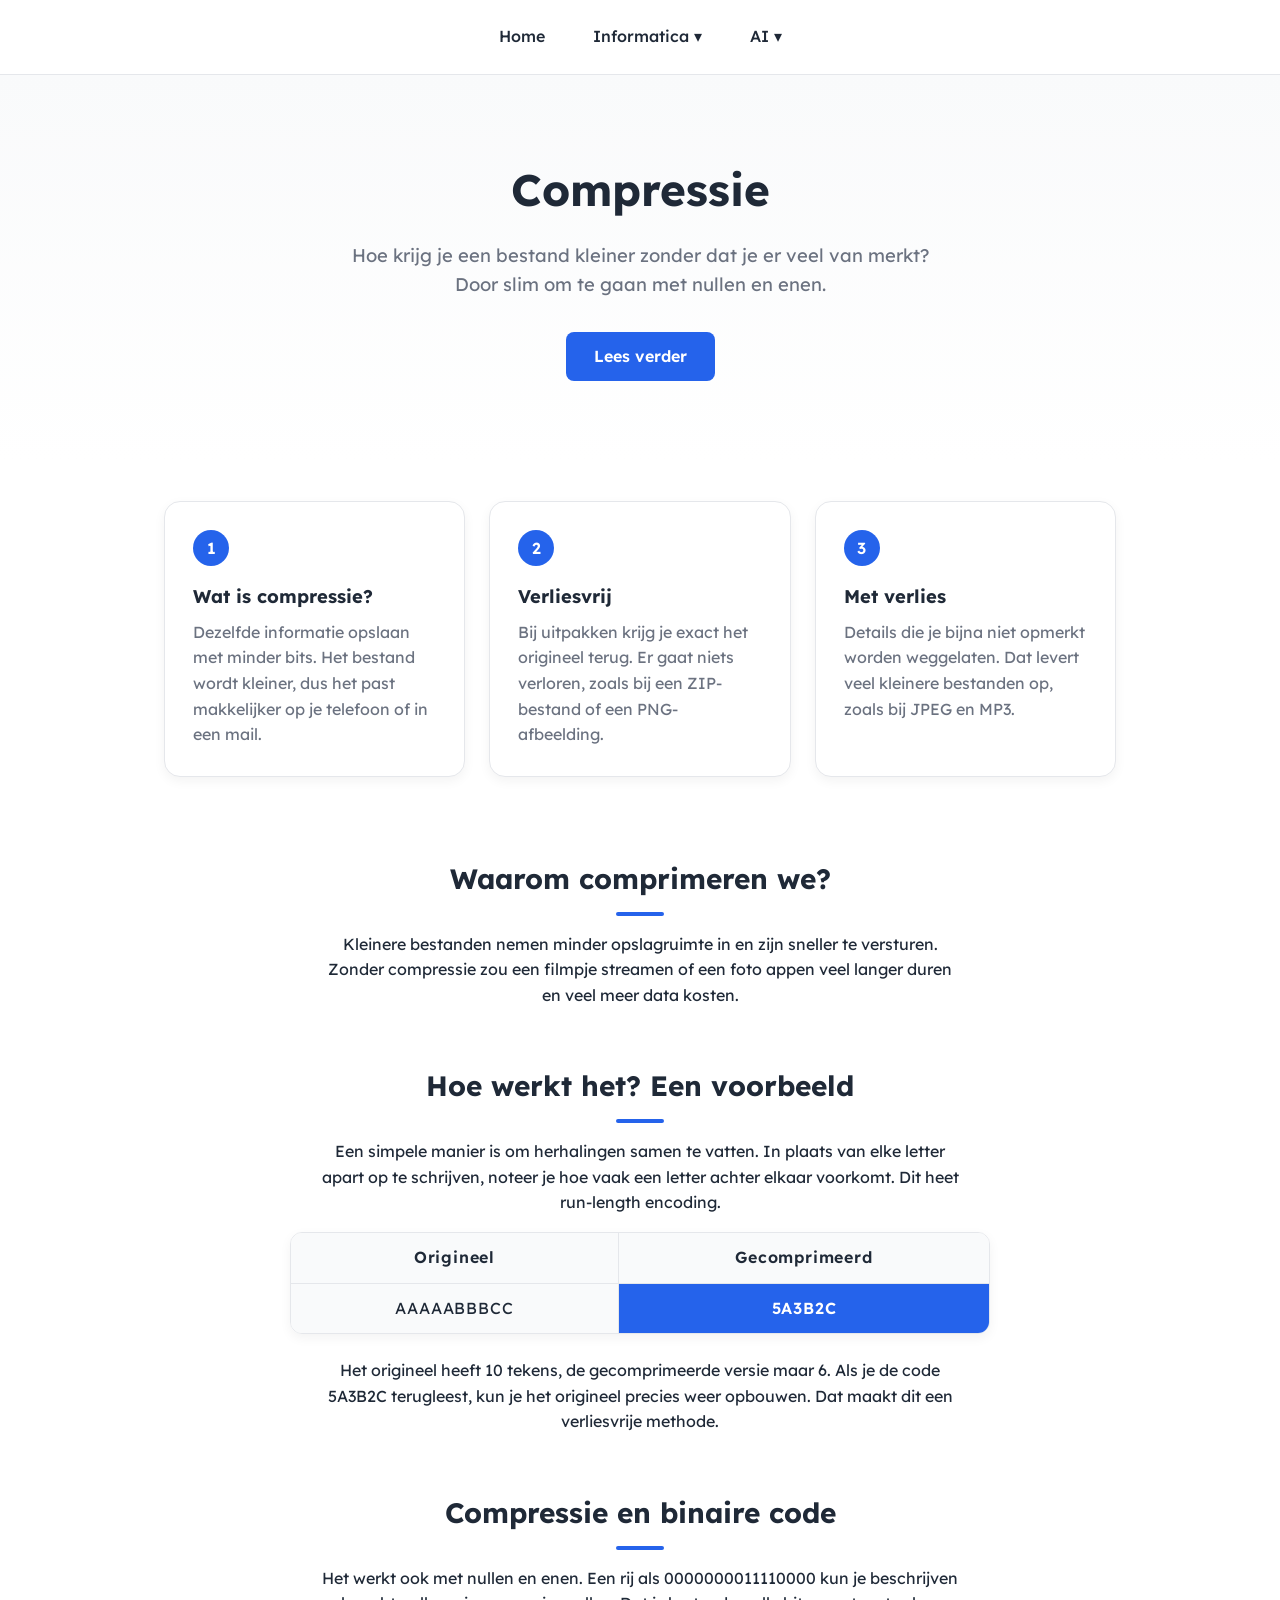
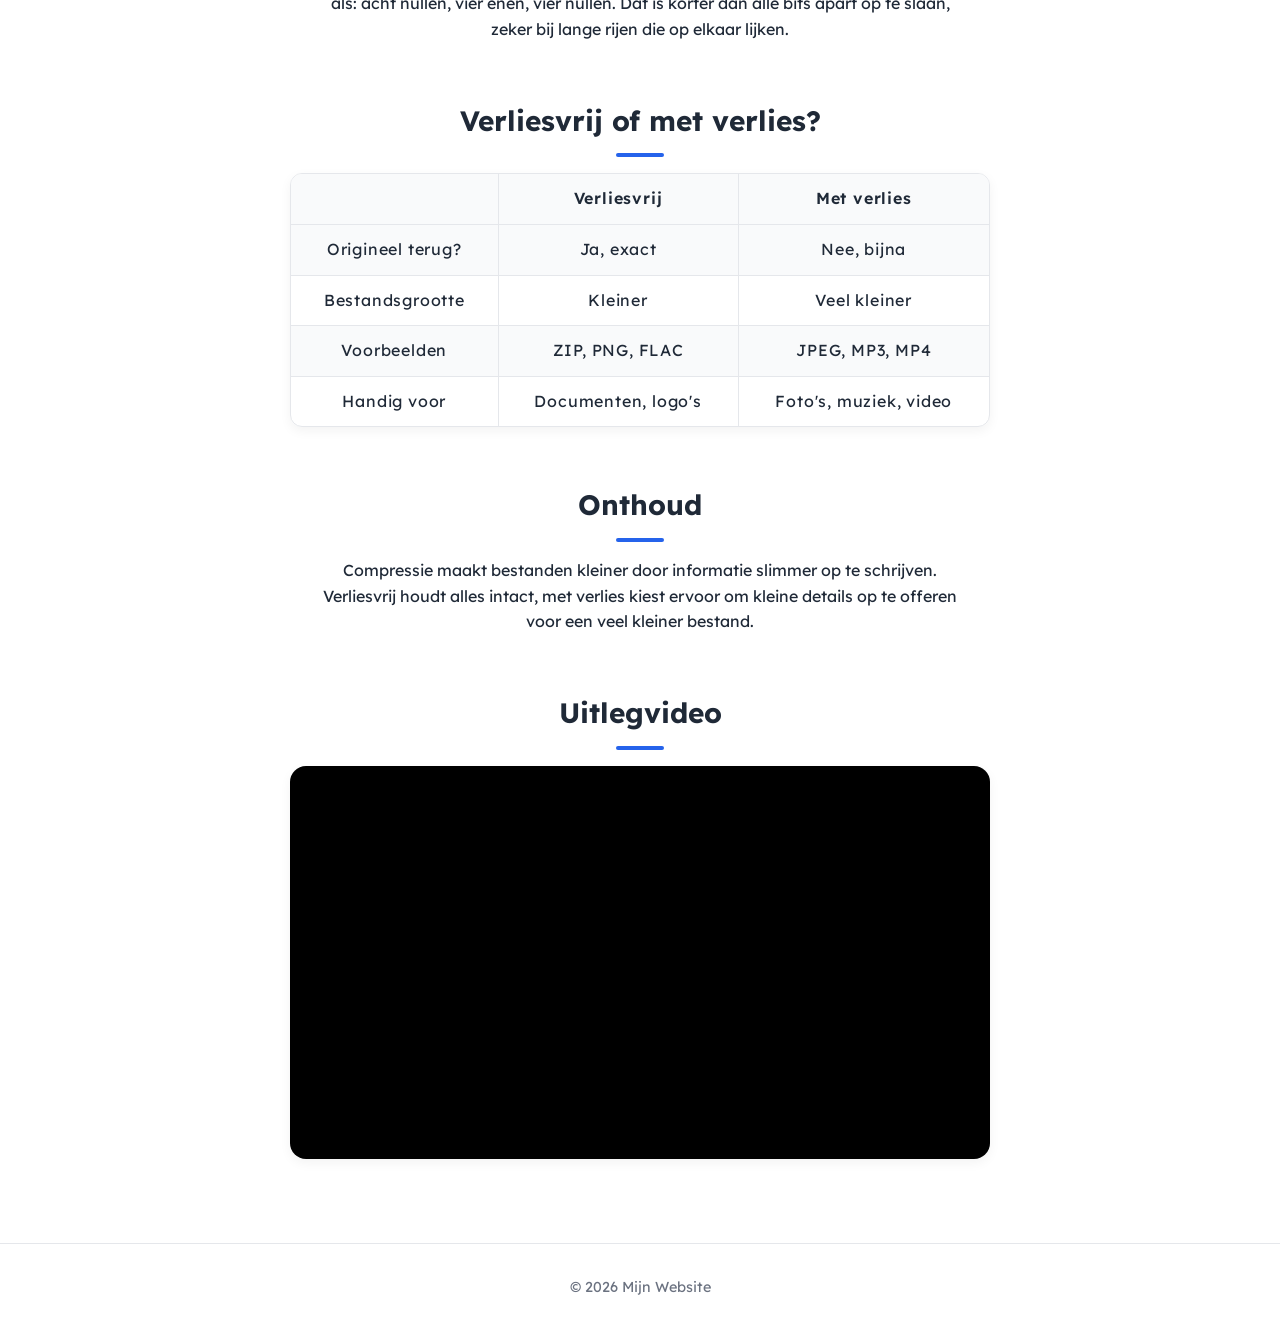
<file: kop3.html>
<!DOCTYPE html>
<html lang="nl">
<head>
  <meta charset="UTF-8">
  <title>Compressie</title> <!-- Titel die op het tabblad komt te staan -->
  <link rel="preconnect" href="https://fonts.googleapis.com"> <!-- Verbindt vast met Google Fonts -->
  <link href="https://fonts.googleapis.com/css2?family=Lexend&display=swap" rel="stylesheet"> <!-- Laadt het lettertype Lexend -->
  <link rel="stylesheet" type="text/css" href="css/stijl.css"> <!-- Koppelt het stijlbestand met alle opmaak -->
</head>
<body>

  <nav> <!-- Navigatiemenu bovenaan, staat op elke pagina hetzelfde -->
    <ul>
      <li><a href="index.html">Home</a></li> <!-- Link naar homepage -->
      <li class="dropdown"> <!-- Dropdown-menu item: Informatica -->
        <button class="dropdown-btn" onclick="toggleDropdown('dropdownMenu')">Informatica ▾</button> <!-- Knop die het menu opent/sluit -->
        <div class="dropdown-content" id="dropdownMenu"> <!-- Verborgen menu dat verschijnt bij klikken -->
          <a href="kop1.html">Binaire stelsel</a> <!-- Link naar Kop 1 -->
          <a href="kop2.html">Kleurenstelsel</a> <!-- Link naar Kop 2 -->
          <a href="kop3.html">Compressie</a> <!-- Link naar Kop 3 -->
        </div>
      </li>
      <li class="dropdown"> <!-- Dropdown-menu item: AI -->
        <button class="dropdown-btn" onclick="toggleDropdown('aiMenu')">AI ▾</button> <!-- Knop die het AI-menu opent/sluit -->
        <div class="dropdown-content" id="aiMenu"> <!-- Verborgen menu dat verschijnt bij klikken -->
          <a href="ai-gebruik.html">AI-gebruik</a> <!-- Link naar de pagina over AI-gebruik -->
          <a href="mobiel.html">Mobiel</a> <!-- Link naar de pagina over mobiel -->
          <a href="artikel.html">Artikel</a> <!-- Link naar de pagina met het artikel -->
        </div>
      </li>
    </ul>
  </nav>

  <section class="hero"> <!-- Grote kopsectie bovenaan de pagina -->
    <h1>Compressie</h1> <!-- Hoofdtitel van de pagina -->
    <p>Hoe krijg je een bestand kleiner zonder dat je er veel van merkt? Door slim om te gaan met nullen en enen.</p> <!-- Korte introductie -->
    <a href="#uitleg" class="btn">Lees verder</a> <!-- Link die naar het kopje met id "uitleg" scrolt -->
  </section>

  <section class="kaarten" id="uitleg"> <!-- Rij met drie kaartjes, id zodat de knop hierheen kan scrollen -->
    <div class="kaart"> <!-- Kaartje 1 -->
      <h3>Wat is compressie?</h3> <!-- Titel van het kaartje -->
      <p>Dezelfde informatie opslaan met minder bits. Het bestand wordt kleiner, dus het past makkelijker op je telefoon of in een mail.</p> <!-- Uitleg over compressie -->
    </div>
    <div class="kaart"> <!-- Kaartje 2 -->
      <h3>Verliesvrij</h3> <!-- Titel van het kaartje -->
      <p>Bij uitpakken krijg je exact het origineel terug. Er gaat niets verloren, zoals bij een ZIP-bestand of een PNG-afbeelding.</p> <!-- Uitleg over verliesvrij -->
    </div>
    <div class="kaart"> <!-- Kaartje 3 -->
      <h3>Met verlies</h3> <!-- Titel van het kaartje -->
      <p>Details die je bijna niet opmerkt worden weggelaten. Dat levert veel kleinere bestanden op, zoals bij JPEG en MP3.</p> <!-- Uitleg over compressie met verlies -->
    </div>
  </section>

  <section class="content"> <!-- Sectie met de uitleg over compressie -->
    <h2>Waarom comprimeren we?</h2> <!-- Kopje van het onderdeel -->
    <p>Kleinere bestanden nemen minder opslagruimte in en zijn sneller te versturen. Zonder compressie zou een filmpje streamen of een foto appen veel langer duren en veel meer data kosten.</p> <!-- Uitleg waarom -->

    <h2>Hoe werkt het? Een voorbeeld</h2> <!-- Kopje van het volgende onderdeel -->
    <p>Een simpele manier is om herhalingen samen te vatten. In plaats van elke letter apart op te schrijven, noteer je hoe vaak een letter achter elkaar voorkomt. Dit heet run-length encoding.</p> <!-- Uitleg van het principe -->

    <div class="tabel-wrap"> <!-- Zorgt dat de tabel op een kleine telefoon kan scrollen -->
      <table class="tabel"> <!-- Tabel met het voorbeeld -->
        <tr><th>Origineel</th><th>Gecomprimeerd</th></tr> <!-- Kopjes van de kolommen -->
        <tr><td>AAAAABBBCC</td><td class="aan">5A3B2C</td></tr> <!-- 10 tekens worden 6 tekens -->
      </table>
    </div>

    <p>Het origineel heeft 10 tekens, de gecomprimeerde versie maar 6. Als je de code 5A3B2C terugleest, kun je het origineel precies weer opbouwen. Dat maakt dit een verliesvrije methode.</p> <!-- Uitleg bij het voorbeeld -->

    <h2>Compressie en binaire code</h2> <!-- Kopje van het volgende onderdeel -->
    <p>Het werkt ook met nullen en enen. Een rij als 0000000011110000 kun je beschrijven als: acht nullen, vier enen, vier nullen. Dat is korter dan alle bits apart op te slaan, zeker bij lange rijen die op elkaar lijken.</p> <!-- Koppeling met de binaire pagina -->

    <h2>Verliesvrij of met verlies?</h2> <!-- Kopje van het volgende onderdeel -->
    <div class="tabel-wrap"> <!-- Zorgt dat de tabel op een kleine telefoon kan scrollen -->
      <table class="tabel"> <!-- Tabel waarin beide soorten vergeleken worden -->
        <tr><th></th><th>Verliesvrij</th><th>Met verlies</th></tr> <!-- Kopjes van de kolommen -->
        <tr><td>Origineel terug?</td><td>Ja, exact</td><td>Nee, bijna</td></tr> <!-- Verschil 1 -->
        <tr><td>Bestandsgrootte</td><td>Kleiner</td><td>Veel kleiner</td></tr> <!-- Verschil 2 -->
        <tr><td>Voorbeelden</td><td>ZIP, PNG, FLAC</td><td>JPEG, MP3, MP4</td></tr> <!-- Verschil 3 -->
        <tr><td>Handig voor</td><td>Documenten, logo's</td><td>Foto's, muziek, video</td></tr> <!-- Verschil 4 -->
      </table>
    </div>

    <h2>Onthoud</h2> <!-- Kopje van de samenvatting -->
    <p>Compressie maakt bestanden kleiner door informatie slimmer op te schrijven. Verliesvrij houdt alles intact, met verlies kiest ervoor om kleine details op te offeren voor een veel kleiner bestand.</p> <!-- Samenvatting -->

    <h2>Uitlegvideo</h2> <!-- Kopje boven de video -->
    <div class="video-wrap"> <!-- Houder zodat de video netjes meeschaalt -->
      <iframe src="https://www.youtube.com/embed/OtDxDvCpPL4" title="Uitlegvideo compressie" allow="accelerometer; autoplay; clipboard-write; encrypted-media; gyroscope; picture-in-picture" allowfullscreen></iframe> <!-- Laadt de YouTube-video op mijn pagina -->
    </div>
  </section>

  <footer> <!-- Footer onderaan de pagina -->
    <p>&copy; 2026 Mijn Website</p>
  </footer>

  <script> <!-- Regelt het openen/sluiten van de dropdownmenu's -->
    function toggleDropdown(id) {
      const menu = document.getElementById(id); // Zoekt het menu dat bij de aangeklikte knop hoort
      document.querySelectorAll(".dropdown-content").forEach(function(m) { // Loopt langs alle dropdownmenu's
        if (m !== menu) {
          m.classList.remove("show"); // Sluit alle andere menu's
        }
      });
      menu.classList.toggle("show"); // Wisselt het aangeklikte menu aan/uit
    }
    window.addEventListener("click", function(event) {
      if (!event.target.matches('.dropdown-btn')) { // Als er buiten een knop geklikt wordt
        document.querySelectorAll(".dropdown-content.show").forEach(function(m) { // Zoekt alle menu's die open staan
          m.classList.remove("show"); // Sluit alle open menu's
        });
      }
    });
  </script>

</body>
</html>
</file>
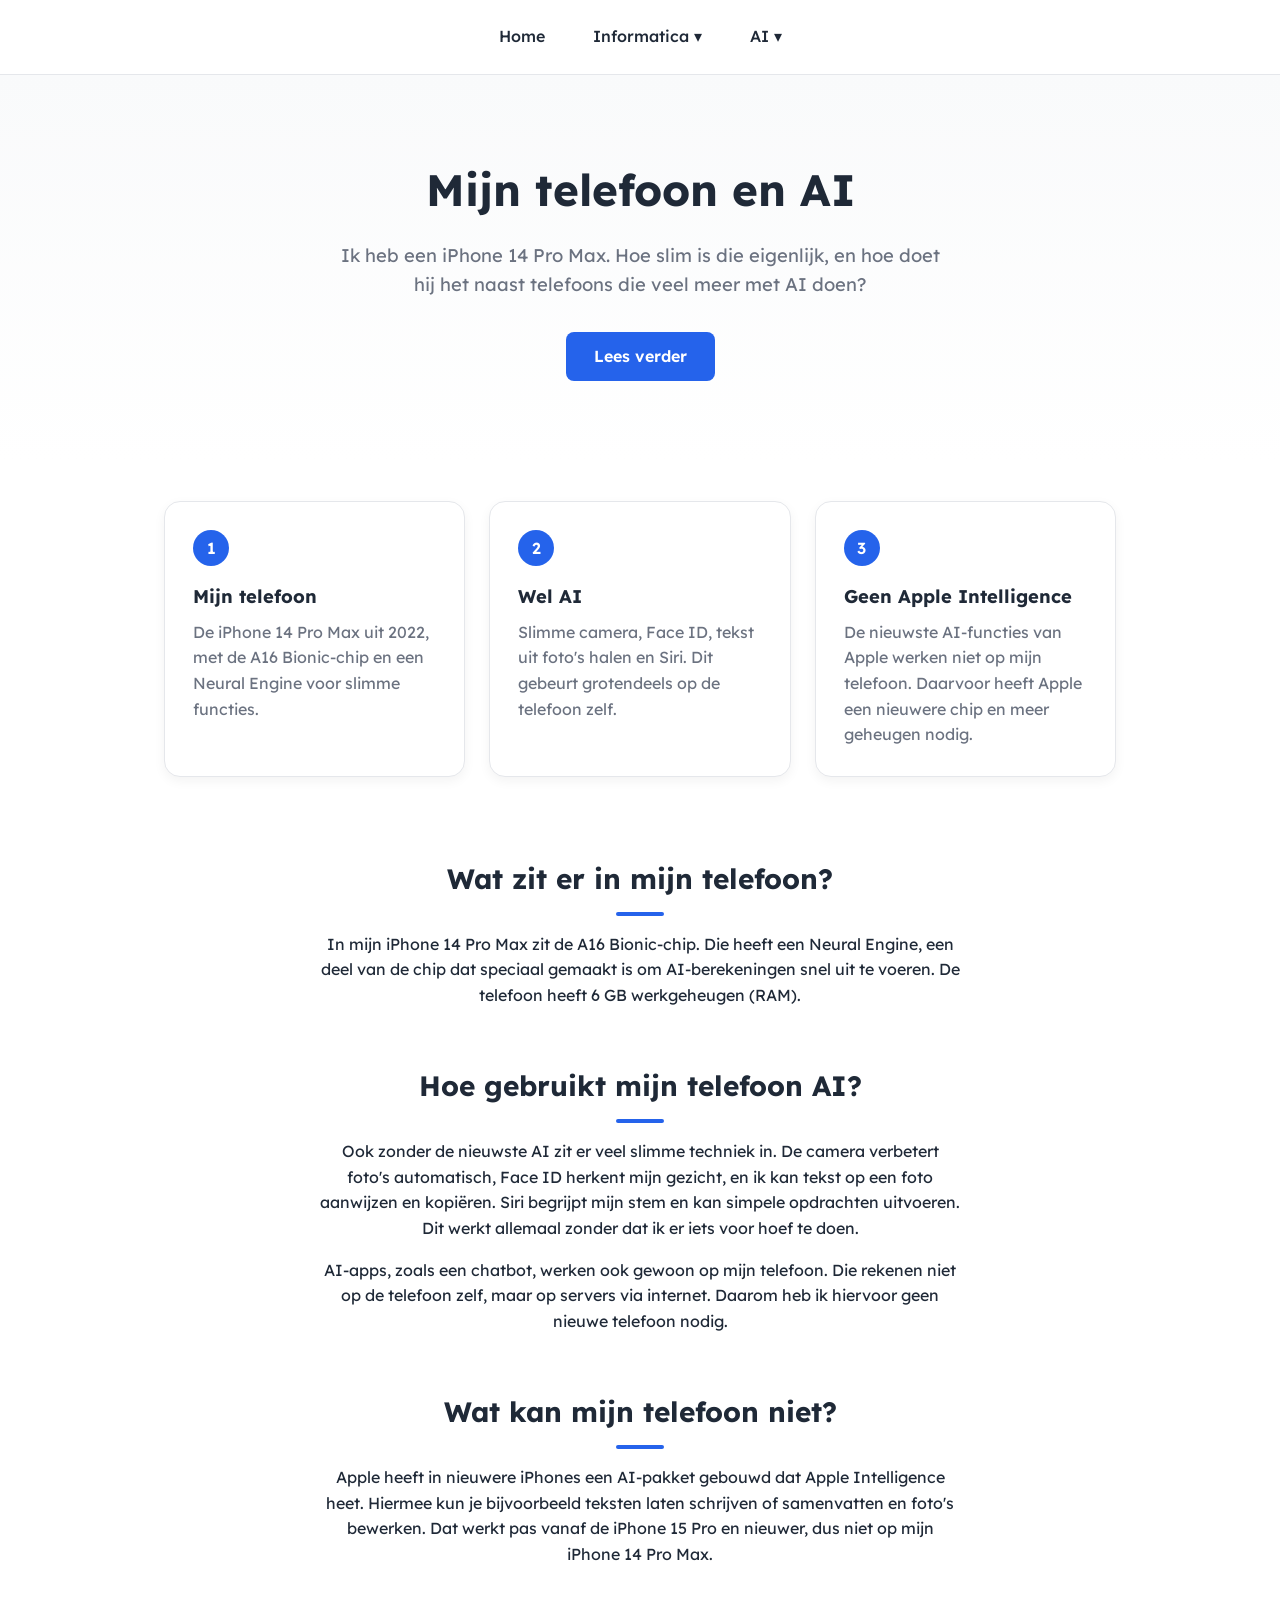
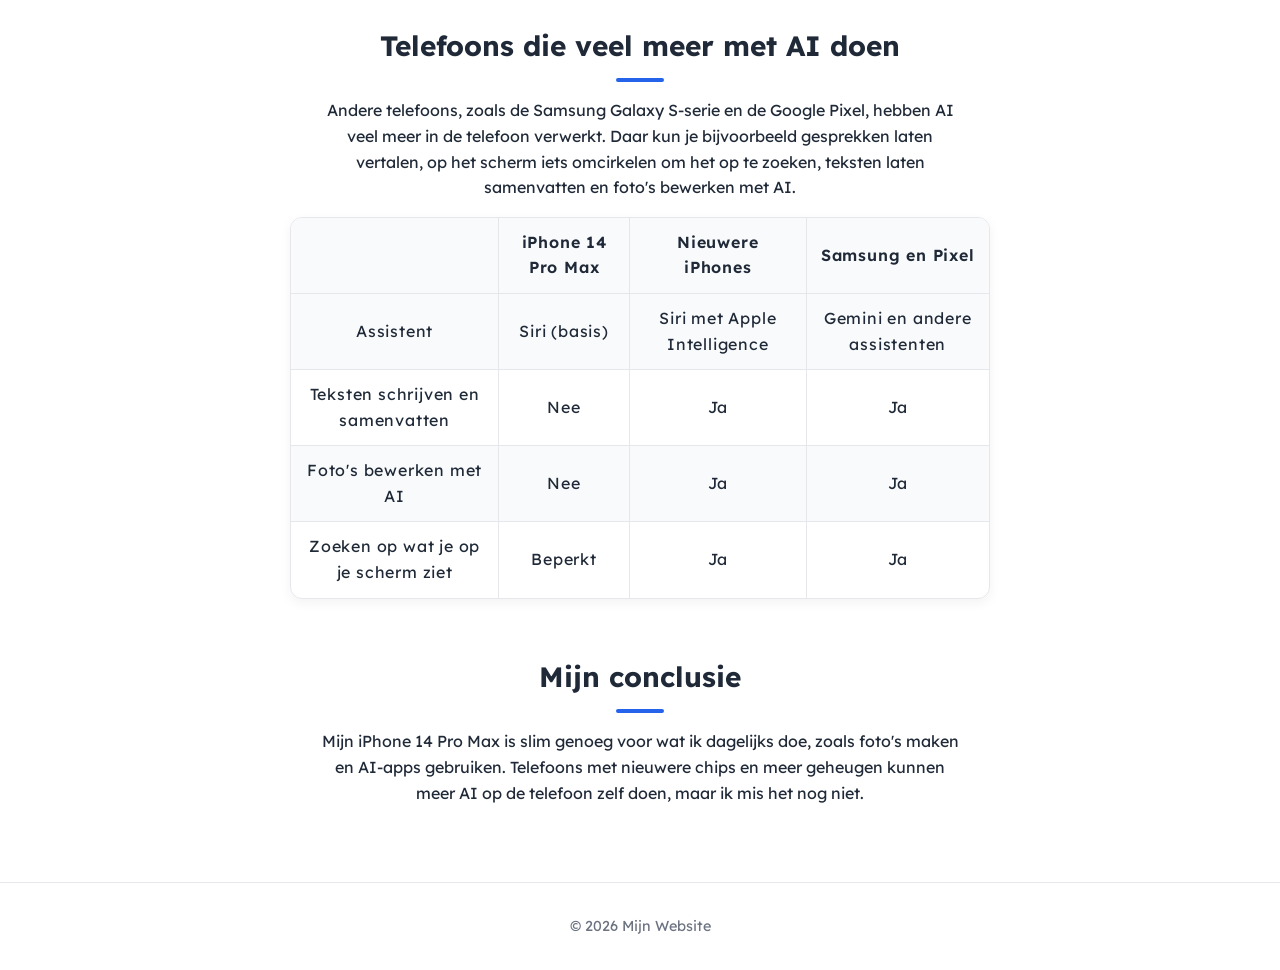
<file: mobiel.html>
<!DOCTYPE html>
<html lang="nl">
<head>
  <meta charset="UTF-8">
  <title>Mobiel</title> <!-- Titel die op het tabblad komt te staan -->
  <link rel="preconnect" href="https://fonts.googleapis.com"> <!-- Verbindt vast met Google Fonts -->
  <link href="https://fonts.googleapis.com/css2?family=Lexend&display=swap" rel="stylesheet"> <!-- Laadt het lettertype Lexend -->
  <link rel="stylesheet" type="text/css" href="css/stijl.css"> <!-- Koppelt het stijlbestand met alle opmaak -->
</head>
<body>

  <nav> <!-- Navigatiemenu bovenaan, staat op elke pagina hetzelfde -->
    <ul>
      <li><a href="index.html">Home</a></li> <!-- Link naar homepage -->
      <li class="dropdown"> <!-- Dropdown-menu item: Informatica -->
        <button class="dropdown-btn" onclick="toggleDropdown('dropdownMenu')">Informatica ▾</button> <!-- Knop die het menu opent/sluit -->
        <div class="dropdown-content" id="dropdownMenu"> <!-- Verborgen menu dat verschijnt bij klikken -->
          <a href="kop1.html">Binaire stelsel</a> <!-- Link naar de pagina over binaire code -->
          <a href="kop2.html">Kleurenstelsel</a> <!-- Link naar de pagina over kleuren -->
          <a href="kop3.html">Compressie</a> <!-- Link naar de pagina over compressie -->
        </div>
      </li>
      <li class="dropdown"> <!-- Dropdown-menu item: AI -->
        <button class="dropdown-btn" onclick="toggleDropdown('aiMenu')">AI ▾</button> <!-- Knop die het AI-menu opent/sluit -->
        <div class="dropdown-content" id="aiMenu"> <!-- Verborgen menu dat verschijnt bij klikken -->
          <a href="ai-gebruik.html">AI-gebruik</a> <!-- Link naar de pagina over AI-gebruik -->
          <a href="mobiel.html">Mobiel</a> <!-- Link naar de pagina over mobiel -->
          <a href="artikel.html">Artikel</a> <!-- Link naar de pagina met het artikel -->
        </div>
      </li>
    </ul>
  </nav>

  <section class="hero"> <!-- Grote kopsectie bovenaan de pagina -->
    <h1>Mijn telefoon en AI</h1> <!-- Hoofdtitel van de pagina -->
    <p>Ik heb een iPhone 14 Pro Max. Hoe slim is die eigenlijk, en hoe doet hij het naast telefoons die veel meer met AI doen?</p> <!-- Korte introductie -->
    <a href="#uitleg" class="btn">Lees verder</a> <!-- Link die naar het onderdeel met id "uitleg" scrolt -->
  </section>

  <section class="kaarten" id="uitleg"> <!-- Rij met drie kaartjes, id zodat de knop hierheen kan scrollen -->
    <div class="kaart"> <!-- Kaartje 1 -->
      <h3>Mijn telefoon</h3> <!-- Titel van het kaartje -->
      <p>De iPhone 14 Pro Max uit 2022, met de A16 Bionic-chip en een Neural Engine voor slimme functies.</p> <!-- Uitleg over de telefoon -->
    </div>
    <div class="kaart"> <!-- Kaartje 2 -->
      <h3>Wel AI</h3> <!-- Titel van het kaartje -->
      <p>Slimme camera, Face ID, tekst uit foto's halen en Siri. Dit gebeurt grotendeels op de telefoon zelf.</p> <!-- Uitleg over wat wel kan -->
    </div>
    <div class="kaart"> <!-- Kaartje 3 -->
      <h3>Geen Apple Intelligence</h3> <!-- Titel van het kaartje -->
      <p>De nieuwste AI-functies van Apple werken niet op mijn telefoon. Daarvoor heeft Apple een nieuwere chip en meer geheugen nodig.</p> <!-- Uitleg over wat niet kan -->
    </div>
  </section>

  <section class="content"> <!-- Sectie met de uitleg over mijn telefoon en AI -->
    <h2>Wat zit er in mijn telefoon?</h2> <!-- Kopje van het onderdeel -->
    <p>In mijn iPhone 14 Pro Max zit de A16 Bionic-chip. Die heeft een Neural Engine, een deel van de chip dat speciaal gemaakt is om AI-berekeningen snel uit te voeren. De telefoon heeft 6 GB werkgeheugen (RAM).</p> <!-- Uitleg over chip en RAM -->

    <h2>Hoe gebruikt mijn telefoon AI?</h2> <!-- Kopje van het volgende onderdeel -->
    <p>Ook zonder de nieuwste AI zit er veel slimme techniek in. De camera verbetert foto's automatisch, Face ID herkent mijn gezicht, en ik kan tekst op een foto aanwijzen en kopiëren. Siri begrijpt mijn stem en kan simpele opdrachten uitvoeren. Dit werkt allemaal zonder dat ik er iets voor hoef te doen.</p> <!-- Uitleg over AI-functies op mijn telefoon -->
    <p>AI-apps, zoals een chatbot, werken ook gewoon op mijn telefoon. Die rekenen niet op de telefoon zelf, maar op servers via internet. Daarom heb ik hiervoor geen nieuwe telefoon nodig.</p> <!-- Uitleg over AI-apps via internet -->

    <h2>Wat kan mijn telefoon niet?</h2> <!-- Kopje van het volgende onderdeel -->
    <p>Apple heeft in nieuwere iPhones een AI-pakket gebouwd dat Apple Intelligence heet. Hiermee kun je bijvoorbeeld teksten laten schrijven of samenvatten en foto's bewerken. Dat werkt pas vanaf de iPhone 15 Pro en nieuwer, dus niet op mijn iPhone 14 Pro Max.</p> <!-- Uitleg over Apple Intelligence -->

    <h2>Telefoons die veel meer met AI doen</h2> <!-- Kopje van het volgende onderdeel -->
    <p>Andere telefoons, zoals de Samsung Galaxy S-serie en de Google Pixel, hebben AI veel meer in de telefoon verwerkt. Daar kun je bijvoorbeeld gesprekken laten vertalen, op het scherm iets omcirkelen om het op te zoeken, teksten laten samenvatten en foto's bewerken met AI.</p> <!-- Uitleg over andere telefoons -->

    <div class="tabel-wrap"> <!-- Zorgt dat de tabel op een kleine telefoon kan scrollen -->
      <table class="tabel"> <!-- Tabel waarin de telefoons vergeleken worden -->
        <tr><th></th><th>iPhone 14 Pro Max</th><th>Nieuwere iPhones</th><th>Samsung en Pixel</th></tr> <!-- Kopjes van de kolommen -->
        <tr><td>Assistent</td><td>Siri (basis)</td><td>Siri met Apple Intelligence</td><td>Gemini en andere assistenten</td></tr> <!-- Verschil 1 -->
        <tr><td>Teksten schrijven en samenvatten</td><td>Nee</td><td>Ja</td><td>Ja</td></tr> <!-- Verschil 2 -->
        <tr><td>Foto's bewerken met AI</td><td>Nee</td><td>Ja</td><td>Ja</td></tr> <!-- Verschil 3 -->
        <tr><td>Zoeken op wat je op je scherm ziet</td><td>Beperkt</td><td>Ja</td><td>Ja</td></tr> <!-- Verschil 4 -->
      </table>
    </div>

    <h2>Mijn conclusie</h2> <!-- Kopje van de samenvatting -->
    <p>Mijn iPhone 14 Pro Max is slim genoeg voor wat ik dagelijks doe, zoals foto's maken en AI-apps gebruiken. Telefoons met nieuwere chips en meer geheugen kunnen meer AI op de telefoon zelf doen, maar ik mis het nog niet.</p> <!-- Samenvatting -->
  </section>

  <footer> <!-- Footer onderaan de pagina -->
    <p>&copy; 2026 Mijn Website</p>
  </footer>

  <script> <!-- Regelt het openen/sluiten van de dropdownmenu's -->
    function toggleDropdown(id) {
      const menu = document.getElementById(id); // Zoekt het menu dat bij de aangeklikte knop hoort
      document.querySelectorAll(".dropdown-content").forEach(function(m) { // Loopt langs alle dropdownmenu's
        if (m !== menu) {
          m.classList.remove("show"); // Sluit alle andere menu's
        }
      });
      menu.classList.toggle("show"); // Wisselt het aangeklikte menu aan/uit
    }
    window.addEventListener("click", function(event) {
      if (!event.target.matches('.dropdown-btn')) { // Als er buiten een knop geklikt wordt
        document.querySelectorAll(".dropdown-content.show").forEach(function(m) { // Zoekt alle menu's die open staan
          m.classList.remove("show"); // Sluit alle open menu's
        });
      }
    });
  </script>

</body>
</html>
</file>
<file: css/stijl.css>
:root { /* Kleuren die overal op de site hergebruikt worden */
  --primary: #2563eb;
  --primary-dark: #1e40af;
  --text: #1f2937;
  --text-light: #6b7280;
  --bg: #ffffff;
  --bg-alt: #f9fafb;
}

* {
  box-sizing: border-box; /* Zorgt dat padding/border binnen de breedte blijven */
  margin: 0; /* Verwijdert standaard marge van de browser */
  padding: 0; /* Verwijdert standaard padding van de browser */
}

html {
  scroll-behavior: smooth; /* Zachte scroll als je op een link met # klikt, zoals "Lees verder" */
}

body {
  font-family: 'Lexend', Arial, sans-serif; /* Lettertype van de hele pagina */
  color: var(--text); /* Kleur van de tekst */
  background-color: var(--bg); /* Achtergrondkleur van de pagina */
  line-height: 1.6; /* Ruimte tussen regels tekst */
}

/* ---------- Navigatiemenu ---------- */

nav {
  background-color: var(--bg); /* Achtergrondkleur van de menubalk */
  border-bottom: 1px solid #e5e7eb; /* Dun lijntje onder de menubalk */
  position: sticky; /* Menu blijft zichtbaar bij scrollen */
  top: 0; /* Blijft aan de bovenkant plakken */
  z-index: 10; /* Zorgt dat het menu boven andere inhoud blijft */
}

nav ul {
  list-style-type: none; /* Geen bolletjes voor de lijst */
  display: flex; /* Zet de menu-items naast elkaar */
  flex-wrap: wrap; /* Op een smal scherm mogen items op een nieuwe regel */
  justify-content: center; /* Centreert het menu */
  align-items: center; /* Zorgt dat knop en links verticaal gelijk uitlijnen */
  gap: 8px; /* Ruimte tussen de menu-items */
  padding: 16px 0; /* Ruimte boven/onder het menu */
  max-width: 1000px; /* Maximale breedte van het menu */
  margin: 0 auto; /* Centreert het menu horizontaal */
}

nav li a {
  display: block; /* Maakt de hele link klikbaar */
  color: var(--text); /* Tekstkleur van de link */
  text-decoration: none; /* Geen onderstreping */
  padding: 8px 20px; /* Ruimte rondom de tekst */
  border-radius: 6px; /* Ronde hoeken */
  font-weight: 500; /* Iets dikkere tekst */
  transition: background-color 0.2s ease, color 0.2s ease; /* Zachte overgang bij hover */
}

nav li a:hover {
  background-color: var(--primary); /* Achtergrondkleur bij muis erover */
  color: white; /* Tekstkleur bij muis erover */
}

/* ---------- Dropdownmenu ---------- */

.dropdown {
  position: relative; /* Basis voor de positie van het uitklapmenu */
}

.dropdown-btn {
  background: none; /* Geen achtergrondkleur standaard */
  border: none; /* Geen randje om de knop */
  margin: 0; /* Verwijdert de standaard marge die browsers aan knoppen geven */
  font-family: 'Lexend', Arial, sans-serif; /* Zelfde lettertype als de rest */
  font-size: 1rem; /* Zelfde tekstgrootte als de andere menu-links */
  line-height: 1.6; /* Zelfde regelhoogte als de rest, voor gelijke uitlijning */
  color: var(--text); /* Tekstkleur */
  padding: 8px 20px; /* Ruimte rondom de tekst */
  border-radius: 6px; /* Ronde hoeken */
  font-weight: 500; /* Iets dikkere tekst */
  cursor: pointer; /* Muis wordt een handje bij hover */
  transition: background-color 0.2s ease, color 0.2s ease; /* Zachte overgang bij hover */
}

.dropdown-btn:hover {
  background-color: var(--primary); /* Achtergrondkleur bij muis erover */
  color: white; /* Tekstkleur bij muis erover */
}

.dropdown-content {
  display: none; /* Onzichtbaar totdat er geklikt wordt */
  position: absolute; /* Zweeft boven de rest van de pagina */
  top: 100%; /* Verschijnt direct onder de knop */
  left: 0; /* Begint links onder de knop */
  background-color: var(--bg); /* Achtergrondkleur van het menu */
  border: 1px solid #e5e7eb; /* Dun randje */
  border-radius: 8px; /* Ronde hoeken */
  box-shadow: 0 10px 20px rgba(0,0,0,0.1); /* Zachte schaduw */
  overflow: hidden; /* Zorgt dat de ronde hoeken netjes zijn */
  min-width: 160px; /* Minimale breedte van het menu */
}

.dropdown-content.show {
  display: block; /* Wordt zichtbaar bij klikken */
}

.dropdown-content a {
  display: block; /* Elke link op eigen regel */
  padding: 12px 20px; /* Ruimte rondom de tekst */
  color: var(--text); /* Tekstkleur */
  text-decoration: none; /* Geen onderstreping */
}

.dropdown-content a:hover {
  background-color: var(--bg-alt); /* Lichte achtergrond bij hover */
}

/* ---------- Hero en knop ---------- */

.hero {
  text-align: center; /* Centreert de tekst */
  padding: 80px 24px; /* Ruimte rondom de hero-sectie */
  background: linear-gradient(180deg, var(--bg-alt) 0%, var(--bg) 100%); /* Zachte kleurovergang op de achtergrond */
}

.hero h1 {
  font-size: 2.75rem; /* Grootte van de hoofdtitel */
  margin-bottom: 16px; /* Ruimte onder de titel */
  color: var(--text); /* Kleur van de titel */
}

.hero p {
  font-size: 1.15rem; /* Grootte van de introductietekst */
  color: var(--text-light); /* Lichtere tekstkleur */
  max-width: 600px; /* Maximale breedte, voor leesbaarheid */
  margin: 0 auto 32px auto; /* Centreert de tekst en geeft ruimte eronder */
}

.btn {
  display: inline-block; /* Maakt er een blok-knop van */
  background-color: var(--primary); /* Achtergrondkleur van de knop */
  color: white; /* Tekstkleur van de knop */
  text-decoration: none; /* Geen onderstreping */
  padding: 12px 28px; /* Ruimte rondom de knoptekst */
  border-radius: 8px; /* Ronde hoeken */
  font-weight: 600; /* Dikkere tekst */
  transition: background-color 0.2s ease; /* Zachte overgang bij hover */
}

.btn:hover {
  background-color: var(--primary-dark); /* Donkerdere kleur bij muis erover */
}

/* ---------- Inhoud ---------- */

.content {
  max-width: 800px; /* Maximale breedte van de inhoud */
  margin: 0 auto; /* Centreert de inhoud horizontaal */
  padding: 60px 24px; /* Ruimte rondom de inhoud */
  text-align: center; /* Centreert de tekst */
}

.content h1 {
  margin-bottom: 12px; /* Ruimte onder de hoofdtitel in de inhoud */
}

.content h2 {
  font-size: 1.75rem; /* Iets grotere kopjes */
  margin-top: 56px; /* Veel ruimte boven elk kopje zodat onderdelen los van elkaar staan */
  margin-bottom: 16px; /* Ruimte onder het kopje */
}

.content h2:first-child {
  margin-top: 0; /* Het eerste kopje hoeft niet extra naar beneden */
}

.content h2::after {
  content: ""; /* Maakt een leeg element na het kopje */
  display: block; /* Zet het onder de tekst */
  width: 48px; /* Breedte van het streepje */
  height: 4px; /* Dikte van het streepje */
  background-color: var(--primary); /* Blauw streepje onder elk kopje */
  border-radius: 2px; /* Afgeronde uiteinden */
  margin: 10px auto 0 auto; /* Centreert het streepje */
}

.content p {
  max-width: 640px; /* Smallere tekstkolom, dat leest prettiger */
  margin: 0 auto 16px auto; /* Centreert de tekst en geeft ruimte eronder */
}

.content img {
  max-width: 100%; /* Afbeelding past altijd binnen de breedte */
  border-radius: 16px; /* Ronde hoeken op de afbeelding */
  box-shadow: 0 10px 30px rgba(0,0,0,0.1); /* Zachte schaduw onder de afbeelding */
  margin-top: 24px; /* Ruimte boven de afbeelding */
}

/* ---------- Kaartjes (binaire code- en kleurmodellen-pagina) ---------- */

.kaarten {
  counter-reset: kaart; /* Begint met tellen bij 0, voor de nummers in de kaartjes */
  display: grid; /* Zet de kaartjes in een raster */
  grid-template-columns: repeat(auto-fit, minmax(240px, 1fr)); /* Kaartjes naast elkaar, op een telefoon onder elkaar */
  gap: 24px; /* Ruimte tussen de kaartjes */
  max-width: 1000px; /* Maximale breedte van het raster */
  margin: 0 auto; /* Centreert het raster */
  padding: 40px 24px 20px 24px; /* Ruimte rondom het raster */
  scroll-margin-top: 40px; /* Als je naar hier scrolt, blijft het menu er niet overheen hangen */
}

.kaart {
  background-color: var(--bg); /* Witte achtergrond */
  border: 1px solid #e5e7eb; /* Dun randje */
  border-radius: 16px; /* Ronde hoeken */
  padding: 28px; /* Ruimte binnen het kaartje */
  text-align: left; /* Tekst links uitgelijnd in het kaartje */
  box-shadow: 0 4px 12px rgba(0,0,0,0.05); /* Zachte schaduw */
  transition: transform 0.2s ease, box-shadow 0.2s ease; /* Zachte beweging bij hover */
}

.kaart:hover {
  transform: translateY(-4px); /* Kaartje gaat iets omhoog als je erover zweeft */
  box-shadow: 0 12px 24px rgba(37,99,235,0.12); /* Schaduw wordt iets groter en blauwig */
}

.kaart::before {
  counter-increment: kaart; /* Telt per kaartje één op */
  content: counter(kaart); /* Laat het nummer zien: 1, 2, 3 */
  display: flex; /* Om het cijfer in het midden te zetten */
  align-items: center; /* Cijfer verticaal in het midden */
  justify-content: center; /* Cijfer horizontaal in het midden */
  width: 36px; /* Breedte van het rondje */
  height: 36px; /* Hoogte van het rondje */
  border-radius: 50%; /* Maakt het vierkantje rond */
  background-color: var(--primary); /* Blauw rondje */
  color: white; /* Wit cijfer */
  font-weight: 600; /* Dikkere tekst */
  margin-bottom: 16px; /* Ruimte onder het rondje */
}

.kaart h3 {
  font-size: 1.15rem; /* Grootte van de titel in het kaartje */
  margin-bottom: 8px; /* Ruimte onder de titel */
}

.kaart p {
  color: var(--text-light); /* Lichtere tekstkleur */
}

/* ---------- Tabellen ---------- */

.tabel-wrap {
  overflow-x: auto; /* Tabel kan zijwaarts scrollen op een kleine telefoon */
  max-width: 700px; /* Maximale breedte van het kader */
  margin: 16px auto 24px auto; /* Centreert het kader en geeft ruimte erboven en eronder */
  border: 1px solid #e5e7eb; /* Randje om de hele tabel */
  border-radius: 12px; /* Ronde hoeken om de hele tabel */
  box-shadow: 0 4px 12px rgba(0,0,0,0.05); /* Zachte schaduw */
}

.tabel {
  border-collapse: collapse; /* Randen van de cellen vallen samen */
  width: 100%; /* Tabel vult het kader */
}

.tabel th,
.tabel td {
  padding: 12px 14px; /* Ruimte in elke cel */
  text-align: center; /* Tekst in het midden van de cel */
  border-bottom: 1px solid #e5e7eb; /* Lijntje onder elke rij */
  border-right: 1px solid #e5e7eb; /* Lijntje rechts van elke cel */
  letter-spacing: 0.05em; /* Iets meer ruimte tussen de cijfers, leest makkelijker */
}

.tabel th:last-child,
.tabel td:last-child {
  border-right: none; /* Geen lijntje aan de rechterkant van het kader */
}

.tabel tr:last-child td {
  border-bottom: none; /* Geen lijntje onder de laatste rij */
}

.tabel th {
  background-color: var(--bg-alt); /* Lichtgrijze achtergrond voor de kopjes */
  font-weight: 600; /* Dikkere tekst voor de kopjes */
}

.tabel tr:nth-child(even) td:not(.aan) {
  background-color: var(--bg-alt); /* Elke tweede rij iets grijs, leest makkelijker */
}

.tabel .aan {
  background-color: var(--primary); /* Blauwe achtergrond voor de enen */
  color: white; /* Witte tekst op de blauwe achtergrond */
  font-weight: 600; /* Dikkere tekst */
}

/* ---------- Game ---------- */

.game-wrap {
  overflow-x: auto; /* Op een kleine telefoon kun je de game zijwaarts scrollen */
  max-width: 732px; /* Breedte van de game plus de ruimte rondom */
  margin: 16px auto 24px auto; /* Centreert het kader en geeft ruimte erboven en eronder */
  padding: 16px; /* Ruimte tussen het kader en de game */
  background-color: var(--bg-alt); /* Lichtgrijze achtergrond rond de game */
  border: 1px solid #e5e7eb; /* Dun randje */
  border-radius: 16px; /* Ronde hoeken */
  box-shadow: 0 4px 12px rgba(0,0,0,0.05); /* Zachte schaduw */
}

.game-wrap iframe {
  display: block; /* Haalt het kleine randje onder het iframe weg */
  margin: 0 auto; /* Centreert de game */
  border-radius: 8px; /* Ronde hoeken, past bij het kader */
}

/* ---------- Video (kleurmodellen-pagina) ---------- */

.video-wrap {
  max-width: 700px; /* Maximale breedte van de video */
  margin: 16px auto 24px auto; /* Centreert de video en geeft ruimte erboven en eronder */
  aspect-ratio: 16 / 9; /* Houdt de video in de standaard breedbeeldverhouding, ook op een telefoon */
  border-radius: 16px; /* Ronde hoeken, past bij de kaartjes */
  overflow: hidden; /* Knipt de video af langs de ronde hoeken */
  background-color: #000; /* Zwarte achtergrond terwijl de video nog laadt */
  box-shadow: 0 4px 12px rgba(0,0,0,0.05); /* Zachte schaduw */
}

.video-wrap iframe {
  display: block; /* Haalt het kleine randje onder het iframe weg */
  width: 100%; /* Video vult de houder in de breedte */
  height: 100%; /* Video vult de houder in de hoogte */
  border: 0; /* Geen randje om de video */
}

/* ---------- Footer ---------- */

footer {
  text-align: center; /* Centreert de tekst */
  padding: 32px 24px; /* Ruimte rondom de footer */
  color: var(--text-light); /* Lichtere tekstkleur */
  font-size: 0.9rem; /* Kleinere tekstgrootte */
  border-top: 1px solid #e5e7eb; /* Dun lijntje boven de footer */
}

/* ---------- Kleine schermen (telefoon) ---------- */

@media (max-width: 600px) { /* Alles hieronder geldt alleen als het scherm smaller is dan 600 pixels */
  .hero {
    padding: 48px 20px; /* Minder ruimte rond de hero op een telefoon */
  }

  .hero h1 {
    font-size: 2rem; /* Kleinere hoofdtitel zodat hij past */
  }

  .content {
    padding: 40px 20px; /* Minder ruimte rond de inhoud op een telefoon */
  }

  .content h2 {
    margin-top: 40px; /* Iets minder ruimte boven de kopjes op een telefoon */
  }

  .kaarten {
    padding: 32px 20px 12px 20px; /* Minder ruimte rond de kaartjes op een telefoon */
  }

  nav li a,
  .dropdown-btn {
    padding: 8px 14px; /* Smallere menu-knoppen zodat alles past */
  }

  .video-wrap {
    border-radius: 12px; /* Iets kleinere ronde hoeken op een telefoon */
  }
}
</file>
